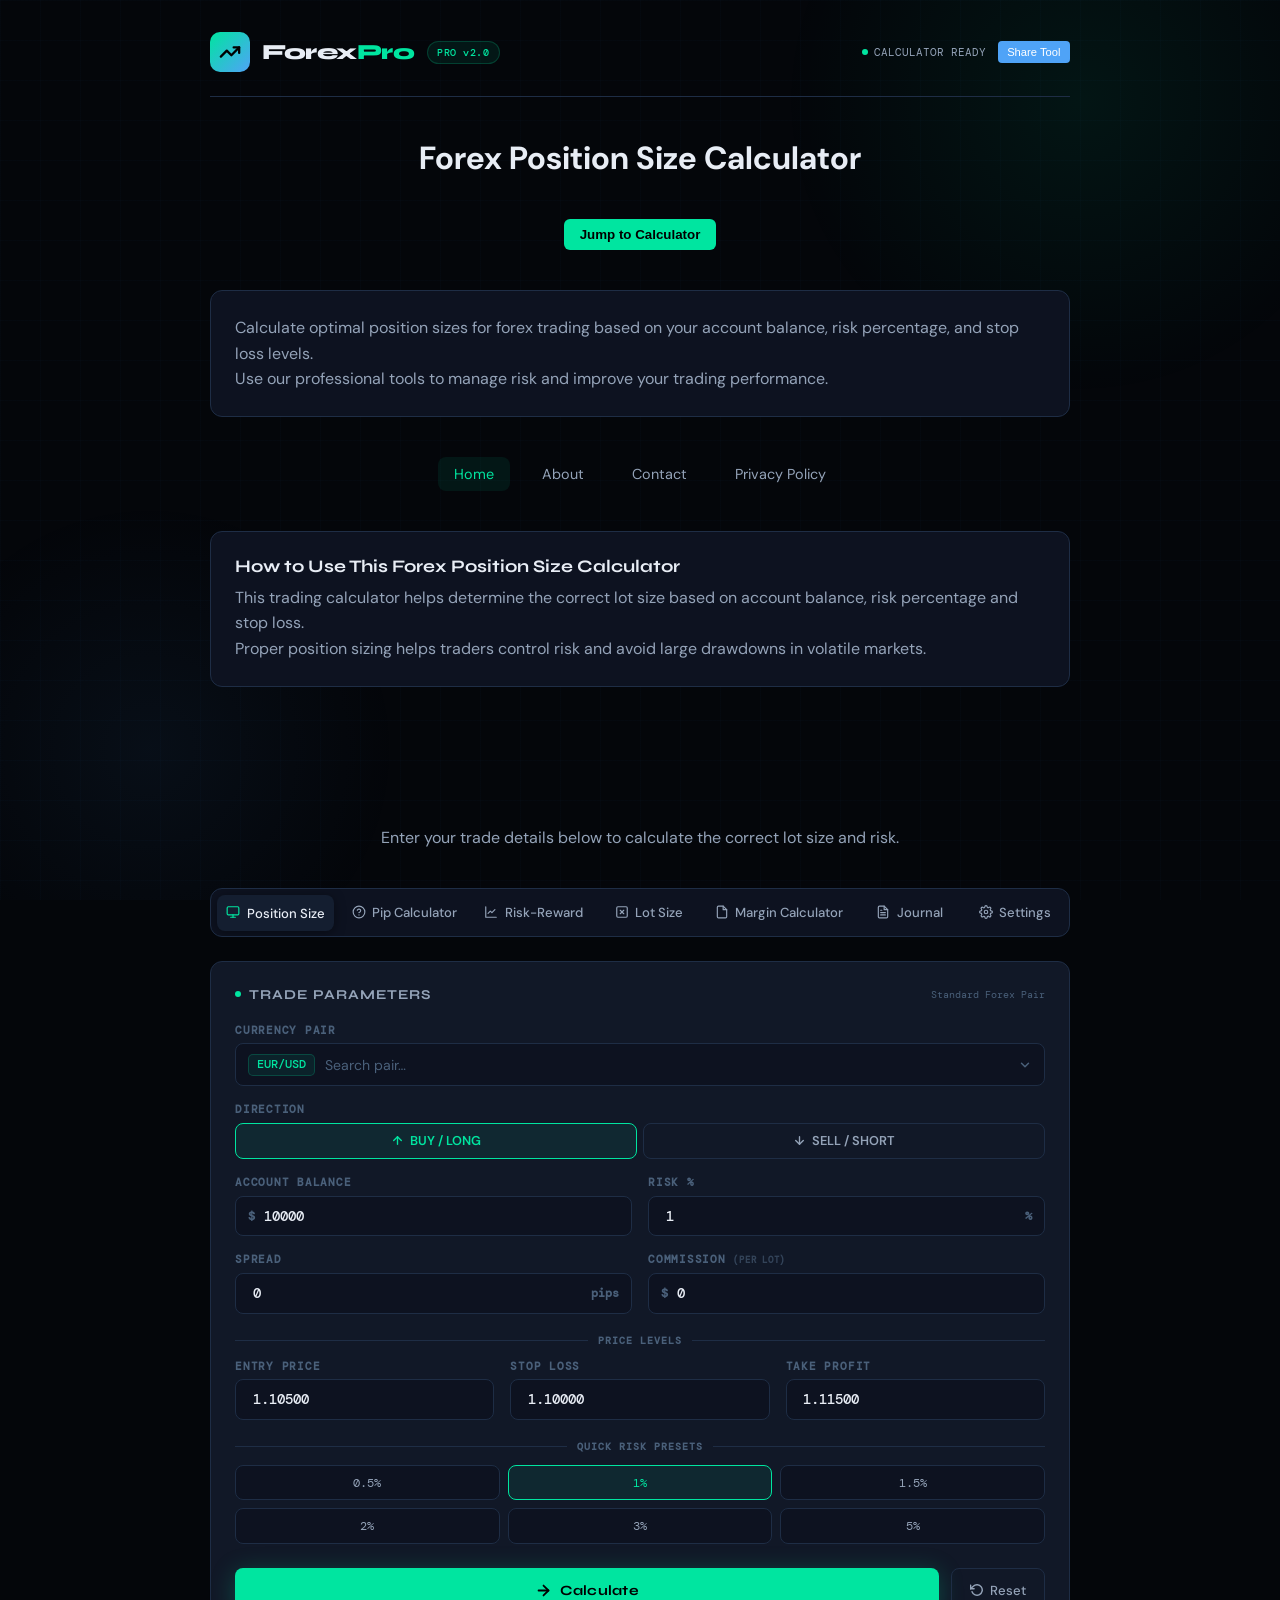
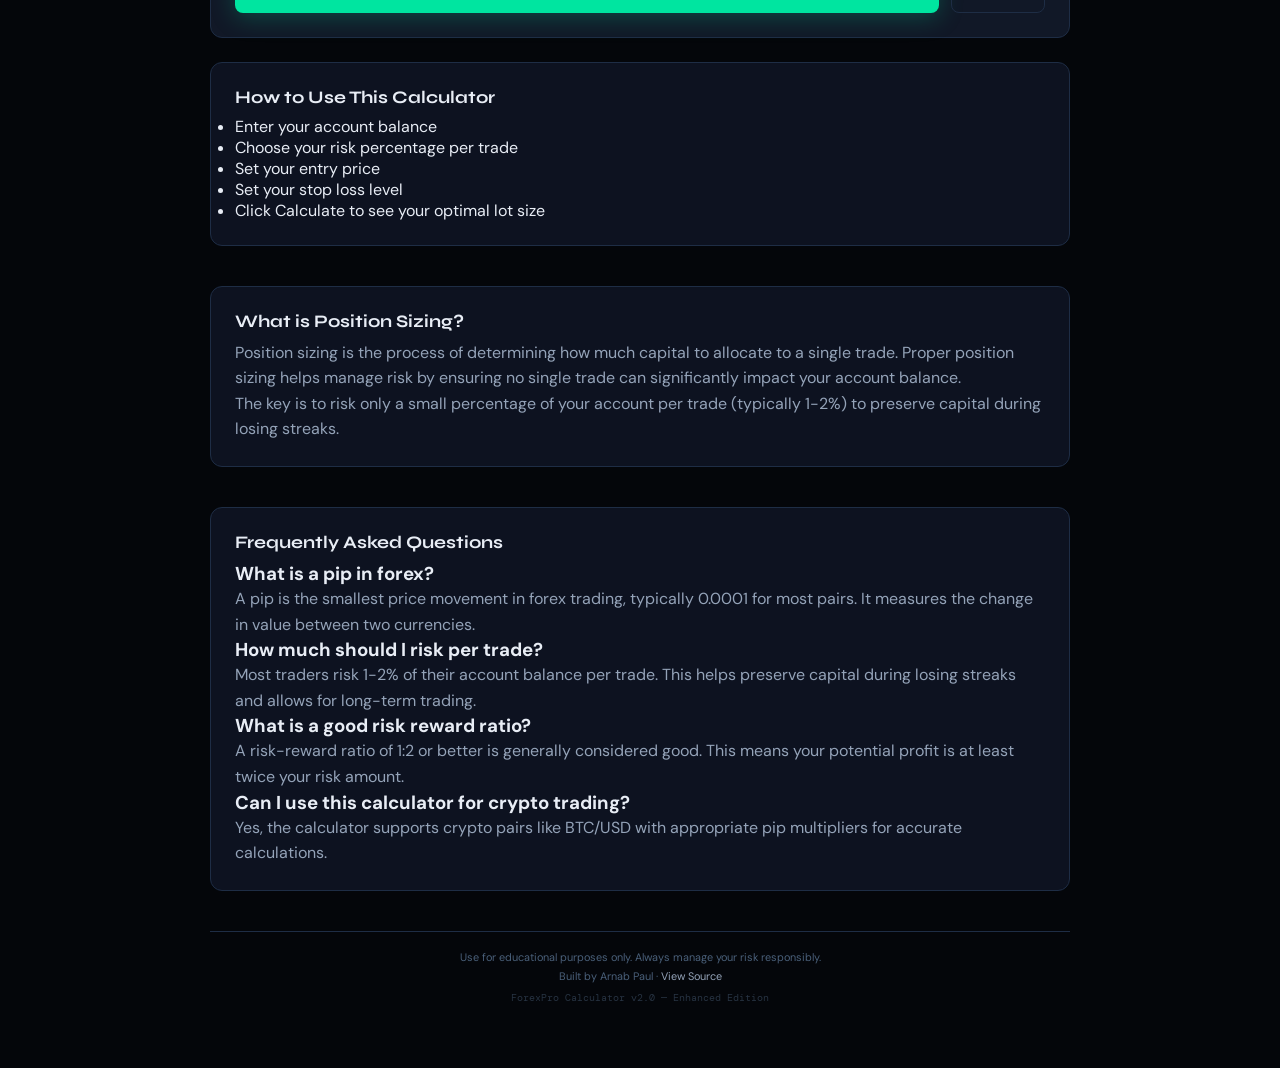
<file: index.html>
<!DOCTYPE html>
<html lang="en">
<head>
<meta charset="UTF-8"/>
<meta name="viewport" content="width=device-width, initial-scale=1.0"/>
<title>Forex Position Size Calculator & Trading Tools</title>
<meta name="description" content="Free forex trading calculators including position size, pip value, risk reward and margin calculator."/>
<meta name="keywords" content="forex calculator, position size calculator, pip calculator, risk reward calculator, lot size calculator, margin calculator, forex trading tools"/>
<meta name="author" content="Arnab Paul"/>
<meta name="robots" content="index, follow"/>
<link rel="canonical" href="https://forex-position-size-calculator-rust.vercel.app/"/>
<meta property="og:title" content="Forex Position Size Calculator & Trading Tools">
<meta property="og:description" content="Free forex trading calculators including position size, pip value, risk reward and margin calculator.">
<meta property="og:type" content="website">
<meta property="og:url" content="https://forex-position-size-calculator-rust.vercel.app/">
<link rel="preconnect" href="https://fonts.googleapis.com"/>
<link href="https://fonts.googleapis.com/css2?family=DM+Mono:wght@400;500&family=Syne:wght@400;600;700;800&family=DM+Sans:wght@300;400;500;600&display=swap" rel="stylesheet"/>
<link rel="stylesheet" href="index.css"/>
<!-- Google tag (gtag.js) -->
<script async src="https://www.googletagmanager.com/gtag/js?id=G-1H4RJPQE2P"></script>
<script>
  window.dataLayer = window.dataLayer || [];
  function gtag(){dataLayer.push(arguments);}
  gtag('js', new Date());

  gtag('config', 'G-1H4RJPQE2P');
</script>
</head>
<body>
<div class="ambience"><div class="amb-1"></div><div class="amb-2"></div></div>

<div class="shell">

  <!-- HEADER -->
  <header>
    <div class="logo-block">
      <div class="logo-icon">
        <svg viewBox="0 0 24 24" fill="none" stroke="currentColor" stroke-width="2.5" stroke-linecap="round" stroke-linejoin="round">
          <polyline points="22 7 13.5 15.5 8.5 10.5 2 17"/>
          <polyline points="16 7 22 7 22 13"/>
        </svg>
      </div>
      <div>
        <div class="brand-name">Forex<span>Pro</span></div>
      </div>
      <span class="header-badge">PRO v2.0</span>
    </div>
    <div class="header-meta">
      <div class="live-dot">CALCULATOR READY</div>
      <button onclick="sharePage()" style="background:var(--blue);color:#fff;border:none;padding:0.3rem 0.6rem;border-radius:4px;font-size:.7rem;cursor:pointer;">Share Tool</button>
      <!-- authentication UI removed until backend is available -->
    </div>
  </header>

  <!-- MAIN HEADING FOR SEO -->
  <h1 style="text-align:center;margin-top:1rem;">Forex Position Size Calculator</h1>

  <!-- JUMP TO CALCULATOR BUTTON -->
  <div style="text-align:center;margin:1rem 0;">
    <button onclick="document.getElementById('calculator-section').scrollIntoView({behavior:'smooth'});" style="background:var(--green);color:#000;border:none;padding:0.5rem 1rem;border-radius:6px;font-weight:600;cursor:pointer;">Jump to Calculator</button>
  </div>

  <!-- 2-LINE DESCRIPTION -->
  <div class="calculator-description">
    <p>Calculate optimal position sizes for forex trading based on your account balance, risk percentage, and stop loss levels.</p>
    <p>Use our professional tools to manage risk and improve your trading performance.</p>
  </div>
  <nav class="main-nav">
    <a href="index.html" class="nav-link active">Home</a>
    <a href="about.html" class="nav-link">About</a>
    <a href="contact.html" class="nav-link">Contact</a>
    <a href="privacy.html" class="nav-link">Privacy Policy</a>
  </nav>

  <!-- HOW TO USE SECTION -->
  <div class="calculator-description">
  <h2>How to Use This Forex Position Size Calculator</h2>

  <p>
  This trading calculator helps determine the correct lot size
  based on account balance, risk percentage and stop loss.
  </p>

  <p>
  Proper position sizing helps traders control risk and avoid
  large drawdowns in volatile markets.
  </p>

  </div>

  <!-- AD PLACEHOLDER -->
  <div style="margin:30px;text-align:center">

  <!-- Google AdSense -->

  </div>

  <!-- CALCULATOR MESSAGE -->
  <div style="text-align:center;margin:1rem 0;color:var(--text-2);">
    Enter your trade details below to calculate the correct lot size and risk.
  </div>

  <!-- TABS -->
  <div id="calculator-section" class="tabs">
    <button class="tab-btn active" onclick="switchTab('calc',this)">
      <svg class="tab-indicator" viewBox="0 0 24 24" fill="none" stroke="currentColor" stroke-width="2" stroke-linecap="round" stroke-linejoin="round"><rect x="2" y="3" width="20" height="14" rx="2"/><line x1="8" y1="21" x2="16" y2="21"/><line x1="12" y1="17" x2="12" y2="21"/></svg>
      Position Size
    </button>
    <button class="tab-btn" onclick="switchTab('pip',this)">
      <svg class="tab-indicator" viewBox="0 0 24 24" fill="none" stroke="currentColor" stroke-width="2" stroke-linecap="round" stroke-linejoin="round"><circle cx="12" cy="12" r="10"/><path d="M9.09 9a3 3 0 0 1 5.83 1c0 2-3 3-3 3"/><path d="M12 17h.01"/></svg>
      Pip Calculator
    </button>
    <button class="tab-btn" onclick="switchTab('rr',this)">
      <svg class="tab-indicator" viewBox="0 0 24 24" fill="none" stroke="currentColor" stroke-width="2" stroke-linecap="round" stroke-linejoin="round"><path d="M3 3v18h18"/><path d="M18.7 8l-5.1 5.2-2.8-2.7L7 14.3"/></svg>
      Risk-Reward
    </button>
    <button class="tab-btn" onclick="switchTab('lot',this)">
      <svg class="tab-indicator" viewBox="0 0 24 24" fill="none" stroke="currentColor" stroke-width="2" stroke-linecap="round" stroke-linejoin="round"><rect x="3" y="3" width="18" height="18" rx="2"/><line x1="9" y1="9" x2="15" y2="15"/><line x1="15" y1="9" x2="9" y2="15"/></svg>
      Lot Size
    </button>
    <button class="tab-btn" onclick="switchTab('margin',this)">
      <svg class="tab-indicator" viewBox="0 0 24 24" fill="none" stroke="currentColor" stroke-width="2" stroke-linecap="round" stroke-linejoin="round"><path d="M14 2H6a2 2 0 0 0-2 2v16a2 2 0 0 0 2 2h12a2 2 0 0 0 2-2V8z"/><polyline points="14 2 14 8 20 8"/></svg>
      Margin Calculator
    </button>
    <button class="tab-btn" onclick="switchTab('journal',this)">
      <svg class="tab-indicator" viewBox="0 0 24 24" fill="none" stroke="currentColor" stroke-width="2" stroke-linecap="round" stroke-linejoin="round"><path d="M14 2H6a2 2 0 0 0-2 2v16a2 2 0 0 0 2 2h12a2 2 0 0 0 2-2V8z"/><polyline points="14 2 14 8 20 8"/><line x1="16" y1="13" x2="8" y2="13"/><line x1="16" y1="17" x2="8" y2="17"/><line x1="10" y1="9" x2="8" y2="9"/></svg>
      Journal
      <span id="journal-count-badge" style="display:none;background:var(--green);color:#000;border-radius:8px;font-size:.58rem;padding:.1rem .4rem;font-weight:700;font-family:'DM Mono',monospace;"></span>
    </button>
    <button class="tab-btn" onclick="switchTab('settings',this)">
      <svg class="tab-indicator" viewBox="0 0 24 24" fill="none" stroke="currentColor" stroke-width="2" stroke-linecap="round" stroke-linejoin="round"><circle cx="12" cy="12" r="3"/><path d="M19.4 15a1.65 1.65 0 0 0 .33 1.82l.06.06a2 2 0 0 1-2.83 2.83l-.06-.06a1.65 1.65 0 0 0-1.82-.33 1.65 1.65 0 0 0-1 1.51V21a2 2 0 0 1-4 0v-.09A1.65 1.65 0 0 0 9 19.4a1.65 1.65 0 0 0-1.82.33l-.06.06a2 2 0 0 1-2.83-2.83l.06-.06A1.65 1.65 0 0 0 4.68 15a1.65 1.65 0 0 0-1.51-1H3a2 2 0 0 1 0-4h.09A1.65 1.65 0 0 0 4.6 9a1.65 1.65 0 0 0-.33-1.82l-.06-.06a2 2 0 0 1 2.83-2.83l.06.06A1.65 1.65 0 0 0 9 4.68a1.65 1.65 0 0 0 1-1.51V3a2 2 0 0 1 4 0v.09a1.65 1.65 0 0 0 1 1.51 1.65 1.65 0 0 0 1.82-.33l.06-.06a2 2 0 0 1 2.83 2.83l-.06.06A1.65 1.65 0 0 0 19.4 9a1.65 1.65 0 0 0 1.51 1H21a2 2 0 0 1 0 4h-.09a1.65 1.65 0 0 0-1.51 1z"/></svg>
      Settings
    </button>
  </div>

  <!-- ══════════ POSITION SIZE CALCULATOR TAB ══════════ -->
  <div id="tab-calc" class="tab-panel active">
    <div class="card">
      <div class="card-header">
        <div class="card-title"><span class="card-title-dot"></span>Trade Parameters</div>
        <div style="font-size:.65rem;color:var(--text-3);font-family:'DM Mono',monospace;" id="pair-type-label"></div>
      </div>

      <!-- PAIR SELECTOR -->
      <div class="field" style="margin-bottom:1rem;">
        <label>Currency Pair</label>
        <div class="pair-sel" id="pairSel">
          <div class="pair-sel-wrap" onclick="toggleDropdown()">
            <span class="pair-badge" id="pairBadge">EUR/USD</span>
            <input class="pair-input" id="pairInput" placeholder="Search pair…" autocomplete="off" spellcheck="false"/>
            <svg class="pair-chevron" width="14" height="14" viewBox="0 0 24 24" fill="none" stroke="currentColor" stroke-width="2.5" stroke-linecap="round" stroke-linejoin="round"><polyline points="6 9 12 15 18 9"/></svg>
          </div>
          <div class="pair-dropdown" id="pairDropdown"></div>
        </div>
      </div>

      <!-- TRADE DIRECTION -->
      <div class="field" style="margin-bottom:1rem;">
        <label>Direction</label>
        <div class="direction-toggle">
          <button class="dir-btn buy active" id="buyBtn" onclick="setDir('buy')">
            <svg width="13" height="13" viewBox="0 0 24 24" fill="none" stroke="currentColor" stroke-width="2.5" stroke-linecap="round" stroke-linejoin="round"><line x1="12" y1="19" x2="12" y2="5"/><polyline points="5 12 12 5 19 12"/></svg>
            BUY / LONG
          </button>
          <button class="dir-btn sell" id="sellBtn" onclick="setDir('sell')">
            <svg width="13" height="13" viewBox="0 0 24 24" fill="none" stroke="currentColor" stroke-width="2.5" stroke-linecap="round" stroke-linejoin="round"><line x1="12" y1="5" x2="12" y2="19"/><polyline points="19 12 12 19 5 12"/></svg>
            SELL / SHORT
          </button>
        </div>
      </div>

      <div class="form-grid form-grid-2">
        <div class="field">
          <label>Account Balance</label>
          <div class="input-wrap">
            <span class="pfx" id="currency-symbol">$</span>
            <input type="number" id="balance" placeholder="10,000" min="0" step="any" value="10000"/>
          </div>
          <span class="field-error" id="err-balance"></span>
        </div>
        <div class="field">
          <label>Risk %</label>
          <div class="input-wrap">
            <input type="number" id="riskPct" placeholder="1" min="0.01" max="100" step="any" value="1"/>
            <span class="sfx">%</span>
          </div>
          <span class="field-error" id="err-risk"></span>
        </div>
        <div class="field">
          <label>Spread</label>
          <div class="input-wrap">
            <input type="number" id="spread" placeholder="0" min="0" step="any" value="0"/>
            <span class="sfx">pips</span>
          </div>
        </div>
        <div class="field">
          <label>Commission <span style="font-size:.58rem;opacity:.6">(per lot)</span></label>
          <div class="input-wrap">
            <span class="pfx" id="commission-symbol">$</span>
            <input type="number" id="commission" placeholder="0" min="0" step="any" value="0"/>
          </div>
        </div>
      </div>

      <div class="section-sep">Price Levels</div>

      <div class="form-grid">
        <div class="field">
          <label>Entry Price</label>
          <div class="input-wrap">
            <input type="number" id="entry" placeholder="1.10500" min="0" step="any" value="1.10500"/>
          </div>
          <span class="field-error" id="err-entry"></span>
        </div>
        <div class="field">
          <label>Stop Loss</label>
          <div class="input-wrap">
            <input type="number" id="sl" placeholder="1.10000" min="0" step="any" value="1.10000"/>
          </div>
          <span class="field-error" id="err-sl"></span>
        </div>
        <div class="field">
          <label>Take Profit</label>
          <div class="input-wrap">
            <input type="number" id="tp" placeholder="1.11500" min="0" step="any" value="1.11500"/>
          </div>
          <span class="field-error" id="err-tp"></span>
        </div>
      </div>

      <!-- QUICK RISK PRESETS -->
      <div class="section-sep">Quick Risk Presets</div>
      <div class="preset-grid" id="riskPresets">
        <button class="preset-btn" onclick="setRisk(0.5)">0.5%</button>
        <button class="preset-btn active" onclick="setRisk(1)">1%</button>
        <button class="preset-btn" onclick="setRisk(1.5)">1.5%</button>
        <button class="preset-btn" onclick="setRisk(2)">2%</button>
        <button class="preset-btn" onclick="setRisk(3)">3%</button>
        <button class="preset-btn" onclick="setRisk(5)">5%</button>
      </div>

      <div class="btn-row">
        <button class="btn-calc" id="calcBtn" onclick="calculate()">
          <svg width="17" height="17" viewBox="0 0 24 24" fill="none" stroke="currentColor" stroke-width="2.5" stroke-linecap="round" stroke-linejoin="round"><line x1="5" y1="12" x2="19" y2="12"/><polyline points="12 5 19 12 12 19"/></svg>
          Calculate
        </button>
        <button class="btn-reset" onclick="resetForm()">
          <svg width="14" height="14" viewBox="0 0 24 24" fill="none" stroke="currentColor" stroke-width="2.5" stroke-linecap="round" stroke-linejoin="round"><polyline points="1 4 1 10 7 10"/><path d="M3.51 15a9 9 0 1 0 2.13-9.36L1 10"/></svg>
          Reset
        </button>
      </div>
    </div>

    <!-- RESULTS -->
    <div id="results">
      <div class="card">
        <div class="card-header">
          <div class="card-title"><span class="card-title-dot"></span>Trade Results</div>
          <div style="font-size:.65rem;color:var(--text-3);font-family:'DM Mono',monospace;" id="result-dir-badge"></div>
        </div>

        <!-- LOT SIZE HERO -->
        <div class="lot-hero">
          <div class="lot-label-col">
            <div class="main-label">Recommended Lot Size</div>
            <div class="lot-num" id="r-lot">0.00</div>
            <div class="lot-sub" id="r-lot-units"></div>
          </div>
          <div class="lot-actions">
            <button class="btn-copy-lot" id="copyLotBtn" onclick="copyLot()">
              <svg width="13" height="13" viewBox="0 0 24 24" fill="none" stroke="currentColor" stroke-width="2.5" stroke-linecap="round" stroke-linejoin="round"><rect x="9" y="9" width="13" height="13" rx="2"/><path d="M5 15H4a2 2 0 0 1-2-2V4a2 2 0 0 1 2-2h9a2 2 0 0 1 2 2v1"/></svg>
              Copy Lot
            </button>
            <button class="btn-copy-setup" id="copySetupBtn" onclick="copyShareLink()">
              <svg width="13" height="13" viewBox="0 0 24 24" fill="none" stroke="currentColor" stroke-width="2.5" stroke-linecap="round" stroke-linejoin="round"><path d="M4 12v8a2 2 0 0 0 2 2h12a2 2 0 0 0 2-2v-8"/><polyline points="16 6 12 2 8 6"/><line x1="12" y1="2" x2="12" y2="15"/></svg>
              Share Setup
            </button>
          </div>
        </div>

        <!-- R:R METER -->
        <div class="rr-meter-wrap">
          <div class="rr-header">
            <div class="rr-title">Risk : Reward Ratio</div>
            <div class="rr-label" id="r-rr">1 : 0.0</div>
          </div>
          <div class="meter-track"><div class="meter-fill" id="rr-fill" style="width:0%"></div></div>
          <div class="rr-ticks"><span>0</span><span>1:1</span><span>1:2</span><span>1:3</span><span>1:4+</span></div>
        </div>

        <!-- STATS GRID -->
        <div class="results-grid">
          <div class="stat-card gold">
            <div class="stat-label">Risk Amount</div>
            <div class="stat-value" id="r-risk">$0.00</div>
          </div>
          <div class="stat-card green">
            <div class="stat-label">Potential Profit</div>
            <div class="stat-value" id="r-profit">$0.00</div>
          </div>
          <div class="stat-card blue">
            <div class="stat-label">Net Profit (after fees)</div>
            <div class="stat-value" id="r-netprofit">$0.00</div>
          </div>
          <div class="stat-card purple">
            <div class="stat-label">SL Distance</div>
            <div class="stat-value" id="r-slpips">0.0 pips</div>
          </div>
          <div class="stat-card purple">
            <div class="stat-label">TP Distance</div>
            <div class="stat-value" id="r-tppips">0.0 pips</div>
          </div>
          <div class="stat-card red">
            <div class="stat-label">Break-even Win Rate</div>
            <div class="stat-value" id="r-breakeven">0%</div>
          </div>
        </div>

        <!-- TRADE SUMMARY -->
        <div class="section-sep">Trade Summary</div>
        <table class="summary-tbl">
          <tbody>
            <tr><td>Pair</td><td id="s-pair">—</td></tr>
            <tr><td>Direction</td><td id="s-dir">—</td></tr>
            <tr><td>Entry</td><td id="s-entry">—</td></tr>
            <tr><td>Stop Loss</td><td id="s-sl">—</td></tr>
            <tr><td>Take Profit</td><td id="s-tp">—</td></tr>
            <tr><td>Spread</td><td id="s-spread">—</td></tr>
            <tr><td>Commission</td><td id="s-commission">—</td></tr>
            <tr><td>Lot Size</td><td id="s-lot">—</td></tr>
            <tr><td>Units</td><td id="s-units">—</td></tr>
            <tr><td>Risk Amount</td><td id="s-risk">—</td></tr>
            <tr><td>Potential Profit</td><td id="s-profit">—</td></tr>
            <tr><td>Net Profit</td><td id="s-netprofit">—</td></tr>
            <tr><td>Margin Required <span style="font-size:.6rem;opacity:.6">(est.)</span></td><td id="s-margin">—</td></tr>
          </tbody>
        </table>

        <!-- SAVE TO JOURNAL -->
        <button class="btn-calc" style="width:100%;margin-top:1rem;" onclick="saveToJournal()" id="saveJournalBtn">
          <svg width="15" height="15" viewBox="0 0 24 24" fill="none" stroke="currentColor" stroke-width="2.5" stroke-linecap="round" stroke-linejoin="round"><path d="M19 21H5a2 2 0 0 1-2-2V5a2 2 0 0 1 2-2h11l5 5v11a2 2 0 0 1-2 2z"/><polyline points="17 21 17 13 7 13 7 21"/><polyline points="7 3 7 8 15 8"/></svg>
          Save to Trade Journal
        </button>

        <!-- SHARE SECTION -->
        <div class="share-section" style="display:none;">
          <h3>Share Trade Setup</h3>
          <div class="share-buttons">
            <button class="btn-share" onclick="copyShareLink()">
              <svg width="13" height="13" viewBox="0 0 24 24" fill="none" stroke="currentColor" stroke-width="2.5" stroke-linecap="round" stroke-linejoin="round"><rect x="9" y="9" width="13" height="13" rx="2"/><path d="M5 15H4a2 2 0 0 1-2-2V4a2 2 0 0 1 2-2h9a2 2 0 0 1 2 2v1"/></svg>
              Copy Link
            </button>
            <button class="btn-share twitter" onclick="shareToTwitter()">
              <svg width="13" height="13" viewBox="0 0 24 24" fill="none" stroke="currentColor" stroke-width="2.5" stroke-linecap="round" stroke-linejoin="round"><path d="M23 3a10.9 10.9 0 0 1-3.14 1.53 4.48 4.48 0 0 0-7.86 3v1A10.66 10.66 0 0 1 3 4s-4 9 5 13a11.64 11.64 0 0 1-7 2c9 5 20 0 20-11.5a4.5 4.5 0 0 0-.08-.83A7.72 7.72 0 0 0 23 3z"/></svg>
              Twitter
            </button>
            <button class="btn-share reddit" onclick="shareToReddit()">
              <svg width="13" height="13" viewBox="0 0 24 24" fill="none" stroke="currentColor" stroke-width="2.5" stroke-linecap="round" stroke-linejoin="round"><circle cx="12" cy="12" r="10"/><path d="M9.5 12.5c.5-1 1.5-2 3-2s2.5 1 3 2c0 1-1 2-3 2s-3-1-3-2z"/><path d="M7 9.5c0-1 .5-2 2-2s2 .5 2 2"/><path d="M17 9.5c0-1-.5-2-2-2s-2 .5-2 2"/></svg>
              Reddit
            </button>
            <button class="btn-share telegram" onclick="shareToTelegram()">
              <svg width="13" height="13" viewBox="0 0 24 24" fill="none" stroke="currentColor" stroke-width="2.5" stroke-linecap="round" stroke-linejoin="round"><path d="M21.198 2.433a2.242 2.242 0 0 0-1.022.215l-8.609 3.33c-2.068.8-4.133 1.598-6.196 2.394L2.5 8.545l-.005.001c-.398.176-.793.529-.793.986 0 .44.354.793.793.986l.005.002 3.872 1.701c2.06.906 4.125 1.805 6.188 2.703l8.609 3.33a2.242 2.242 0 0 0 2.744-1.022l.005-.012c.13-.465.13-.97 0-1.435L18.09 14.62c-1.065-.413-2.133-.827-3.196-1.24l-3.196-1.24-.005-.002c-.398-.176-.793-.529-.793-.986 0-.44.354-.793.793-.986l.005-.002 3.196-1.24c1.063-.413 2.133-.827 3.196-1.24l3.872-1.701.005-.003c.398-.176.793-.529.793-.986 0-.44-.354-.793-.793-.986l-.005-.002z"/></svg>
              Telegram
            </button>
            <button class="btn-share whatsapp" onclick="shareToWhatsApp()">
              <svg width="13" height="13" viewBox="0 0 24 24" fill="none" stroke="currentColor" stroke-width="2.5" stroke-linecap="round" stroke-linejoin="round"><path d="M21 11.5a8.38 8.38 0 0 1-.9 3.8 8.5 8.5 0 0 1-7.6 4.7 8.38 8.38 0 0 1-3.8-.9L3 21l1.9-5.7a8.38 8.38 0 0 1-.9-3.8 8.5 8.5 0 0 1 4.7-7.6 8.38 8.38 0 0 1 3.8-.9h.5a8.48 8.48 0 0 1 8 8v.5z"/></svg>
              WhatsApp
            </button>
            <button class="btn-share linkedin" onclick="shareToLinkedIn()">
              <svg width="13" height="13" viewBox="0 0 24 24" fill="none" stroke="currentColor" stroke-width="2.5" stroke-linecap="round" stroke-linejoin="round"><path d="M16 8a6 6 0 0 1 6 6v7h-4v-7a2 2 0 0 0-2-2 2 2 0 0 0-2 2v7h-4v-7a6 6 0 0 1 6-6z"/><rect x="2" y="9" width="4" height="12"/><circle cx="4" cy="4" width="4"/></svg>
              LinkedIn
            </button>
            <button class="btn-share discord" onclick="shareToDiscord()">
              <svg width="13" height="13" viewBox="0 0 24 24" fill="none" stroke="currentColor" stroke-width="2.5" stroke-linecap="round" stroke-linejoin="round"><path d="M18 9a5 5 0 0 1-5 5"/><path d="M6 9a5 5 0 0 1 5 5"/><path d="M12 14V9"/><path d="M12 9c-2 0-4-1-4-3s2-3 4-3 4 1 4 3-2 3-4 3z"/><path d="M6 21V9a6 6 0 0 1 12 0v12"/></svg>
              Discord
            </button>
          </div>
        </div>

        <div class="risk-warn">
          <svg width="14" height="14" viewBox="0 0 24 24" fill="none" stroke="currentColor" stroke-width="2" stroke-linecap="round" stroke-linejoin="round"><circle cx="12" cy="12" r="10"/><line x1="12" y1="16" x2="12" y2="12"/><line x1="12" y1="8" x2="12.01" y2="8"/></svg>
          <p>Always confirm lot size with your broker. Estimates only — actual pip values vary with market conditions. Trading forex involves significant risk of loss.</p>
        </div>
      </div>
    </div>
  </div>

  <!-- ══════════ PIP CALCULATOR TAB ══════════ -->
  <div id="tab-pip" class="tab-panel">
    <div class="card">
      <div class="card-header">
        <div class="card-title"><span class="card-title-dot"></span>Pip Calculator</div>
      </div>
      <div class="form-grid">
        <div class="field">
          <label>Currency Pair</label>
          <div class="input-wrap">
            <input type="text" id="pip-pair" placeholder="EUR/USD" value="EUR/USD"/>
          </div>
        </div>
        <div class="field">
          <label>Lot Size</label>
          <div class="input-wrap">
            <input type="number" id="pip-lot" placeholder="1.00" min="0" step="any" value="1.00"/>
          </div>
        </div>
        <div class="field">
          <label>Account Currency</label>
          <div class="input-wrap">
            <input type="text" id="pip-account-currency" placeholder="USD" value="USD"/>
          </div>
        </div>
      </div>
      <div class="btn-row">
        <button class="btn-calc" onclick="calculatePip()">
          <svg width="17" height="17" viewBox="0 0 24 24" fill="none" stroke="currentColor" stroke-width="2.5" stroke-linecap="round" stroke-linejoin="round"><line x1="5" y1="12" x2="19" y2="12"/><polyline points="12 5 19 12 12 19"/></svg>
          Calculate Pip Value
        </button>
      </div>
      <div id="pip-results" style="display:none;">
        <div class="results-grid">
          <div class="stat-card blue">
            <div class="stat-label">Pip Value</div>
            <div class="stat-value" id="pip-value">$0.00</div>
          </div>
        </div>
      </div>
    </div>
  </div>

  <!-- ══════════ RISK-REWARD CALCULATOR TAB ══════════ -->
  <div id="tab-rr" class="tab-panel">
    <div class="card">
      <div class="card-header">
        <div class="card-title"><span class="card-title-dot"></span>Risk-Reward Calculator</div>
      </div>
      <div class="form-grid">
        <div class="field">
          <label>Entry Price</label>
          <div class="input-wrap">
            <input type="number" id="rr-entry" placeholder="1.10500" min="0" step="any" value="1.10500"/>
          </div>
        </div>
        <div class="field">
          <label>Stop Loss</label>
          <div class="input-wrap">
            <input type="number" id="rr-sl" placeholder="1.10000" min="0" step="any" value="1.10000"/>
          </div>
        </div>
        <div class="field">
          <label>Take Profit</label>
          <div class="input-wrap">
            <input type="number" id="rr-tp" placeholder="1.11500" min="0" step="any" value="1.11500"/>
          </div>
        </div>
      </div>
      <div class="btn-row">
        <button class="btn-calc" onclick="calculateRR()">
          <svg width="17" height="17" viewBox="0 0 24 24" fill="none" stroke="currentColor" stroke-width="2.5" stroke-linecap="round" stroke-linejoin="round"><line x1="5" y1="12" x2="19" y2="12"/><polyline points="12 5 19 12 12 19"/></svg>
          Calculate R:R
        </button>
      </div>
      <div id="rr-results" style="display:none;">
        <div class="results-grid">
          <div class="stat-card green">
            <div class="stat-label">Risk-Reward Ratio</div>
            <div class="stat-value" id="rr-ratio">1:0.00</div>
          </div>
        </div>
      </div>
    </div>
  </div>

  <!-- ══════════ LOT SIZE CALCULATOR TAB ══════════ -->
  <div id="tab-lot" class="tab-panel">
    <div class="card">
      <div class="card-header">
        <div class="card-title"><span class="card-title-dot"></span>Lot Size Calculator</div>
      </div>
      <div class="form-grid">
        <div class="field">
          <label>Account Balance</label>
          <div class="input-wrap">
            <span class="pfx">$</span>
            <input type="number" id="lot-balance" placeholder="10000" min="0" step="any" value="10000"/>
          </div>
        </div>
        <div class="field">
          <label>Risk Amount</label>
          <div class="input-wrap">
            <span class="pfx">$</span>
            <input type="number" id="lot-risk" placeholder="100" min="0" step="any" value="100"/>
          </div>
        </div>
        <div class="field">
          <label>Stop Loss (pips)</label>
          <div class="input-wrap">
            <input type="number" id="lot-sl-pips" placeholder="50" min="0" step="any" value="50"/>
            <span class="sfx">pips</span>
          </div>
        </div>
      </div>
      <div class="btn-row">
        <button class="btn-calc" onclick="calculateLotSize()">
          <svg width="17" height="17" viewBox="0 0 24 24" fill="none" stroke="currentColor" stroke-width="2.5" stroke-linecap="round" stroke-linejoin="round"><line x1="5" y1="12" x2="19" y2="12"/><polyline points="12 5 19 12 12 19"/></svg>
          Calculate Lot Size
        </button>
      </div>
      <div id="lot-results" style="display:none;">
        <div class="results-grid">
          <div class="stat-card gold">
            <div class="stat-label">Lot Size</div>
            <div class="stat-value" id="lot-size">0.00</div>
          </div>
        </div>
      </div>
    </div>
  </div>

  <!-- ══════════ MARGIN CALCULATOR TAB ══════════ -->
  <div id="tab-margin" class="tab-panel">
    <div class="card">
      <div class="card-header">
        <div class="card-title"><span class="card-title-dot"></span>Margin Calculator</div>
      </div>
      <div class="form-grid">
        <div class="field">
          <label>Lot Size</label>
          <div class="input-wrap">
            <input type="number" id="margin-lot" placeholder="1.00" min="0" step="any" value="1.00"/>
          </div>
        </div>
        <div class="field">
          <label>Leverage</label>
          <div class="input-wrap">
            <input type="number" id="margin-leverage" placeholder="100" min="1" step="any" value="100"/>
            <span class="sfx">:1</span>
          </div>
        </div>
        <div class="field">
          <label>Entry Price</label>
          <div class="input-wrap">
            <input type="number" id="margin-entry" placeholder="1.10500" min="0" step="any" value="1.10500"/>
          </div>
        </div>
      </div>
      <div class="btn-row">
        <button class="btn-calc" onclick="calculateMargin()">
          <svg width="17" height="17" viewBox="0 0 24 24" fill="none" stroke="currentColor" stroke-width="2.5" stroke-linecap="round" stroke-linejoin="round"><line x1="5" y1="12" x2="19" y2="12"/><polyline points="12 5 19 12 12 19"/></svg>
          Calculate Margin
        </button>
      </div>
      <div id="margin-results" style="display:none;">
        <div class="results-grid">
          <div class="stat-card blue">
            <div class="stat-label">Margin Required</div>
            <div class="stat-value" id="margin-required">$0.00</div>
          </div>
        </div>
      </div>
    </div>
  </div>

  <!-- ══════════ JOURNAL TAB ══════════ -->
  <div id="tab-journal" class="tab-panel">
    <div class="card">
      <div class="card-header">
        <div class="card-title"><span class="card-title-dot"></span>Trade Journal</div>
      </div>
      <div class="journal-stat-strip">
        <div class="jstat"><div class="jstat-val" id="j-total">0</div><div class="jstat-label">Trades</div></div>
        <div class="jstat"><div class="jstat-val" id="j-risk-total" style="color:var(--gold)">$0</div><div class="jstat-label">Total Risk</div></div>
        <div class="jstat"><div class="jstat-val" id="j-profit-total" style="color:var(--green)">$0</div><div class="jstat-label">Potential P</div></div>
        <div class="jstat"><div class="jstat-val" id="j-avg-rr" style="color:var(--blue)">—</div><div class="jstat-label">Avg R:R</div></div>
      </div>
      <div class="journal-actions">
        <div style="font-size:.72rem;color:var(--text-3);">Saved setups for today's session</div>
        <button class="btn-clear-journal" onclick="clearJournal()">Clear all</button>
      </div>
      <div id="journalList">
        <div class="journal-empty">
          <svg viewBox="0 0 24 24" fill="none" stroke="currentColor" stroke-width="1.5" stroke-linecap="round" stroke-linejoin="round"><path d="M14 2H6a2 2 0 0 0-2 2v16a2 2 0 0 0 2 2h12a2 2 0 0 0 2-2V8z"/><polyline points="14 2 14 8 20 8"/></svg>
          <p>No trades saved yet.<br>Calculate a setup and hit "Save to Journal".</p>
        </div>
      </div>
    </div>
  </div>

  <!-- ══════════ SETTINGS TAB ══════════ -->
  <div id="tab-settings" class="tab-panel">
    <div class="card">
      <div class="card-header">
        <div class="card-title"><span class="card-title-dot"></span>Settings</div>
      </div>

      <div class="settings-section">
        <div class="settings-label">Account Currency</div>
        <div class="account-currency-grid">
          <button class="accy-btn active" id="accy-USD" onclick="setAccyCurrency('USD','$')">USD $</button>
          <button class="accy-btn" id="accy-EUR" onclick="setAccyCurrency('EUR','€')">EUR €</button>
          <button class="accy-btn" id="accy-GBP" onclick="setAccyCurrency('GBP','£')">GBP £</button>
          <button class="accy-btn" id="accy-JPY" onclick="setAccyCurrency('JPY','¥')">JPY ¥</button>
        </div>
      </div>

      <div class="settings-section">
        <div class="settings-label">Default Risk %</div>
        <div class="preset-grid">
          <button class="preset-btn" onclick="setDefaultRisk(0.5)">0.5%</button>
          <button class="preset-btn active" id="dr-1" onclick="setDefaultRisk(1)">1%</button>
          <button class="preset-btn" onclick="setDefaultRisk(1.5)">1.5%</button>
          <button class="preset-btn" onclick="setDefaultRisk(2)">2%</button>
          <button class="preset-btn" onclick="setDefaultRisk(3)">3%</button>
          <button class="preset-btn" onclick="setDefaultRisk(5)">5%</button>
        </div>
      </div>

      <div class="settings-section">
        <div class="settings-label">Display Options</div>
        <div class="toggle-row">
          <div class="toggle-info">
            <div class="toggle-title">Show margin estimate</div>
            <div class="toggle-desc">Display approximate margin required (assumes 1:30 leverage)</div>
          </div>
          <label class="toggle"><input type="checkbox" id="tog-margin" checked/><span class="toggle-slider"></span></label>
        </div>
        <div class="toggle-row">
          <div class="toggle-info">
            <div class="toggle-title">Auto-calculate on input</div>
            <div class="toggle-desc">Recalculate automatically as you type</div>
          </div>
          <label class="toggle"><input type="checkbox" id="tog-auto" onchange="toggleAutoCalc()"/><span class="toggle-slider"></span></label>
        </div>
        <div class="toggle-row">
          <div class="toggle-info">
            <div class="toggle-title">Show break-even win rate</div>
            <div class="toggle-desc">Show the minimum win rate needed to be profitable</div>
          </div>
          <label class="toggle"><input type="checkbox" id="tog-breakeven" checked/><span class="toggle-slider"></span></label>
        </div>
      </div>

    </div>
  </div>

  <!-- HOW TO USE THIS CALCULATOR -->
  <div class="calculator-description">
    <h2>How to Use This Calculator</h2>
    <ul>
      <li>Enter your account balance</li>
      <li>Choose your risk percentage per trade</li>
      <li>Set your entry price</li>
      <li>Set your stop loss level</li>
      <li>Click Calculate to see your optimal lot size</li>
    </ul>
  </div>

  <!-- WHAT IS POSITION SIZING -->
  <div class="calculator-description">
    <h2>What is Position Sizing?</h2>
    <p>Position sizing is the process of determining how much capital to allocate to a single trade. Proper position sizing helps manage risk by ensuring no single trade can significantly impact your account balance.</p>
    <p>The key is to risk only a small percentage of your account per trade (typically 1-2%) to preserve capital during losing streaks.</p>
  </div>

  <!-- FAQ -->
  <div class="calculator-description">
    <h2>Frequently Asked Questions</h2>
    <h3>What is a pip in forex?</h3>
    <p>A pip is the smallest price movement in forex trading, typically 0.0001 for most pairs. It measures the change in value between two currencies.</p>
    <h3>How much should I risk per trade?</h3>
    <p>Most traders risk 1-2% of their account balance per trade. This helps preserve capital during losing streaks and allows for long-term trading.</p>
    <h3>What is a good risk reward ratio?</h3>
    <p>A risk-reward ratio of 1:2 or better is generally considered good. This means your potential profit is at least twice your risk amount.</p>
    <h3>Can I use this calculator for crypto trading?</h3>
    <p>Yes, the calculator supports crypto pairs like BTC/USD with appropriate pip multipliers for accurate calculations.</p>
  </div>

  <footer>
    <p>Use for educational purposes only. Always manage your risk responsibly.<br>
    Built by Arnab Paul · <a href="https://github.com/paularnab1906-prog/forex-position-size-calculator" target="_blank">View Source</a>
    </p>
    <div class="version">ForexPro Calculator v2.0 — Enhanced Edition</div>
  </footer>

</div>

<script src="app.js"></script>
</body>
</html>
</file>
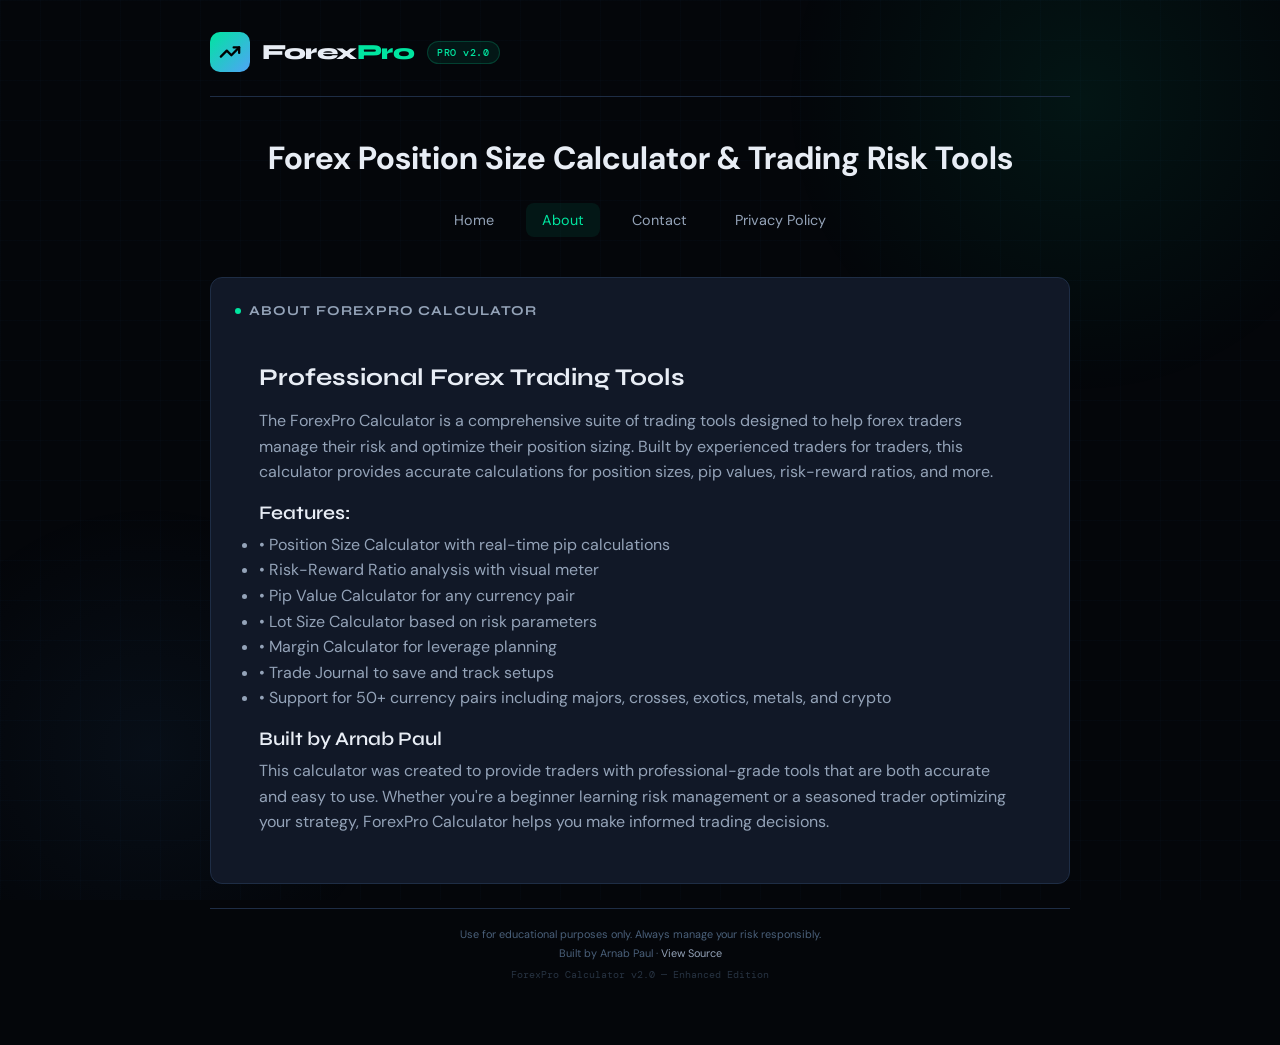
<file: about.html>
<!DOCTYPE html>
<html lang="en">
<head>
<meta charset="UTF-8"/>
<meta name="viewport" content="width=device-width, initial-scale=1.0"/>
<title>About - ForexPro Calculator</title>
<meta name="description" content="Learn more about the ForexPro Calculator, a professional trading tool for forex position sizing and risk management."/>
<link rel="canonical" href="https://forex-position-size-calculator-rust.vercel.app/about"/>
<meta property="og:title" content="About - Forex Position Size Calculator">
<meta property="og:description" content="Learn more about the ForexPro Calculator, a professional trading tool for forex position sizing and risk management.">
<meta property="og:type" content="website">
<meta property="og:url" content="https://forex-position-size-calculator-rust.vercel.app/about">
<link rel="preconnect" href="https://fonts.googleapis.com"/>
<link href="https://fonts.googleapis.com/css2?family=DM+Mono:wght@400;500&family=Syne:wght@400;600;700;800&family=DM+Sans:wght@300;400;500;600&display=swap" rel="stylesheet"/>
<link rel="stylesheet" href="index.css"/>
<!-- Google tag (gtag.js) -->
<script async src="https://www.googletagmanager.com/gtag/js?id=G-1H4RJPQE2P"></script>
<script>
  window.dataLayer = window.dataLayer || [];
  function gtag(){dataLayer.push(arguments);}
  gtag('js', new Date());

  gtag('config', 'G-1H4RJPQE2P');
</script>
</head>
<body>
<div class="ambience"><div class="amb-1"></div><div class="amb-2"></div></div>

<div class="shell">
  <header>
    <div class="logo-block">
      <div class="logo-icon">
        <svg viewBox="0 0 24 24" fill="none" stroke="currentColor" stroke-width="2.5" stroke-linecap="round" stroke-linejoin="round">
          <polyline points="22 7 13.5 15.5 8.5 10.5 2 17"/>
          <polyline points="16 7 22 7 22 13"/>
        </svg>
      </div>
      <div>
        <div class="brand-name">Forex<span>Pro</span></div>
      </div>
      <span class="header-badge">PRO v2.0</span>
    </div>
  </header>

  <h1 style="text-align:center;margin-top:1rem;">Forex Position Size Calculator & Trading Risk Tools</h1>

  <nav class="main-nav">
    <a href="index.html" class="nav-link">Home</a>
    <a href="about.html" class="nav-link active">About</a>
    <a href="contact.html" class="nav-link">Contact</a>
    <a href="privacy.html" class="nav-link">Privacy Policy</a>
  </nav>

  <div class="card">
    <div class="card-header">
      <div class="card-title"><span class="card-title-dot"></span>About ForexPro Calculator</div>
    </div>
    <div style="padding:1.5rem;">
      <h2 style="font-family:'Syne',sans-serif;font-size:1.5rem;font-weight:700;color:var(--text);margin-bottom:1rem;">Professional Forex Trading Tools</h2>
      <p style="color:var(--text-2);line-height:1.6;margin-bottom:1rem;">
        The ForexPro Calculator is a comprehensive suite of trading tools designed to help forex traders manage their risk and optimize their position sizing. Built by experienced traders for traders, this calculator provides accurate calculations for position sizes, pip values, risk-reward ratios, and more.
      </p>
      <h3 style="font-family:'Syne',sans-serif;font-size:1.2rem;font-weight:600;color:var(--text);margin-bottom:0.5rem;">Features:</h3>
      <ul style="color:var(--text-2);line-height:1.6;margin-bottom:1rem;">
        <li>• Position Size Calculator with real-time pip calculations</li>
        <li>• Risk-Reward Ratio analysis with visual meter</li>
        <li>• Pip Value Calculator for any currency pair</li>
        <li>• Lot Size Calculator based on risk parameters</li>
        <li>• Margin Calculator for leverage planning</li>
        <li>• Trade Journal to save and track setups</li>
        <li>• Support for 50+ currency pairs including majors, crosses, exotics, metals, and crypto</li>
      </ul>
      <h3 style="font-family:'Syne',sans-serif;font-size:1.2rem;font-weight:600;color:var(--text);margin-bottom:0.5rem;">Built by Arnab Paul</h3>
      <p style="color:var(--text-2);line-height:1.6;">
        This calculator was created to provide traders with professional-grade tools that are both accurate and easy to use. Whether you're a beginner learning risk management or a seasoned trader optimizing your strategy, ForexPro Calculator helps you make informed trading decisions.
      </p>
    </div>
  </div>

  <footer>
    <p>Use for educational purposes only. Always manage your risk responsibly.<br>
    Built by Arnab Paul · <a href="https://github.com/paularnab1906-prog/forex-position-size-calculator" target="_blank">View Source</a>
    </p>
    <div class="version">ForexPro Calculator v2.0 — Enhanced Edition</div>
  </footer>
</div>
</body>
</html>
</file>
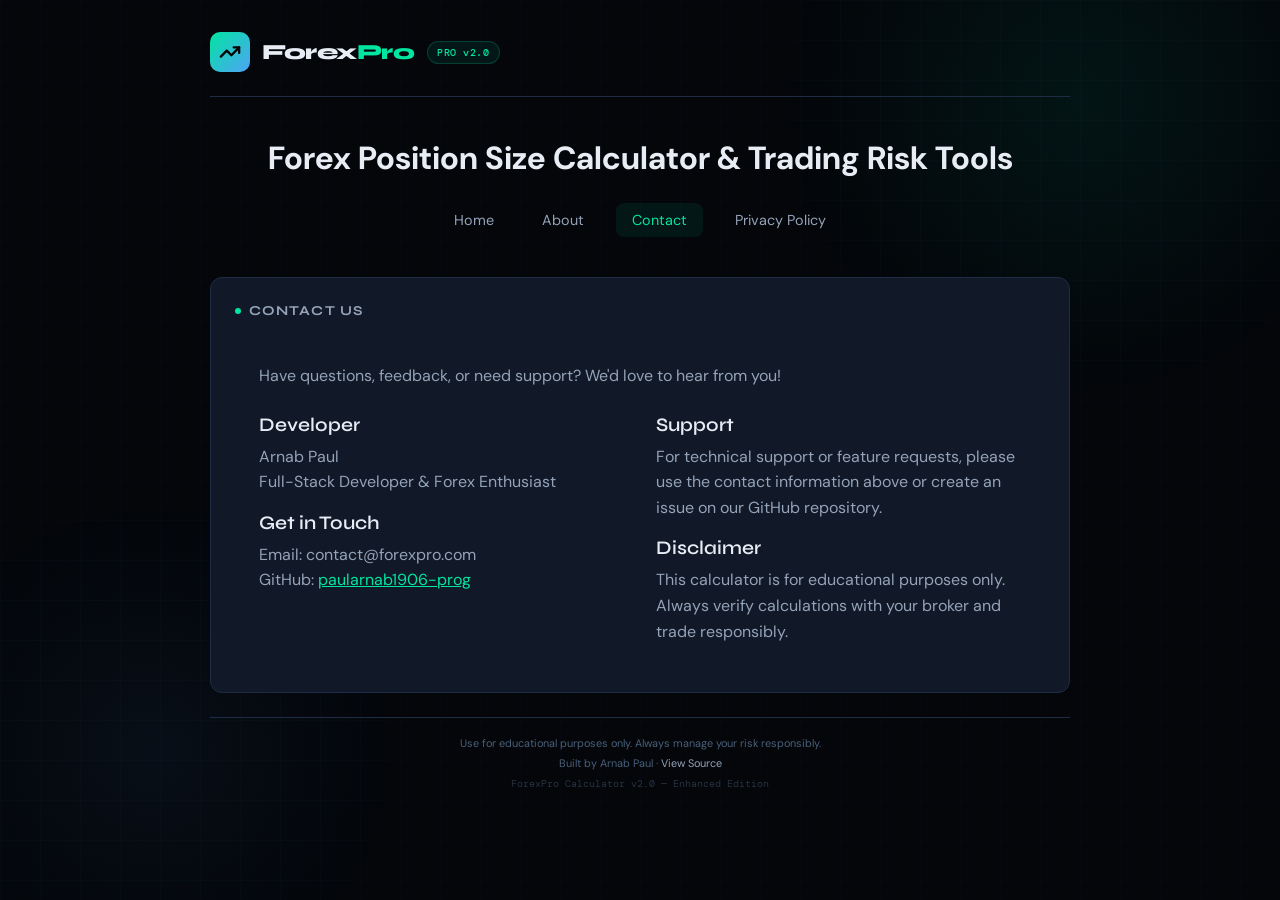
<file: contact.html>
<!DOCTYPE html>
<html lang="en">
<head>
<meta charset="UTF-8"/>
<meta name="viewport" content="width=device-width, initial-scale=1.0"/>
<title>Contact - ForexPro Calculator</title>
<meta name="description" content="Get in touch with the ForexPro Calculator team. Contact us for support, feedback, or questions about our trading tools."/>
<link rel="canonical" href="https://forex-position-size-calculator-rust.vercel.app/contact"/>
<meta property="og:title" content="Contact - Forex Position Size Calculator">
<meta property="og:description" content="Get in touch with the ForexPro Calculator team. Contact us for support, feedback, or questions about our trading tools.">
<meta property="og:type" content="website">
<meta property="og:url" content="https://forex-position-size-calculator-rust.vercel.app/contact">
<link rel="preconnect" href="https://fonts.googleapis.com"/>
<link href="https://fonts.googleapis.com/css2?family=DM+Mono:wght@400;500&family=Syne:wght@400;600;700;800&family=DM+Sans:wght@300;400;500;600&display=swap" rel="stylesheet"/>
<link rel="stylesheet" href="index.css"/>
<!-- Google tag (gtag.js) -->
<script async src="https://www.googletagmanager.com/gtag/js?id=G-1H4RJPQE2P"></script>
<script>
  window.dataLayer = window.dataLayer || [];
  function gtag(){dataLayer.push(arguments);}
  gtag('js', new Date());

  gtag('config', 'G-1H4RJPQE2P');
</script>
</head>
<body>
<div class="ambience"><div class="amb-1"></div><div class="amb-2"></div></div>

<div class="shell">
  <header>
    <div class="logo-block">
      <div class="logo-icon">
        <svg viewBox="0 0 24 24" fill="none" stroke="currentColor" stroke-width="2.5" stroke-linecap="round" stroke-linejoin="round">
          <polyline points="22 7 13.5 15.5 8.5 10.5 2 17"/>
          <polyline points="16 7 22 7 22 13"/>
        </svg>
      </div>
      <div>
        <div class="brand-name">Forex<span>Pro</span></div>
      </div>
      <span class="header-badge">PRO v2.0</span>
    </div>
  </header>

  <h1 style="text-align:center;margin-top:1rem;">Forex Position Size Calculator & Trading Risk Tools</h1>

  <nav class="main-nav">
    <a href="index.html" class="nav-link">Home</a>
    <a href="about.html" class="nav-link">About</a>
    <a href="contact.html" class="nav-link active">Contact</a>
    <a href="privacy.html" class="nav-link">Privacy Policy</a>
  </nav>

  <div class="card">
    <div class="card-header">
      <div class="card-title"><span class="card-title-dot"></span>Contact Us</div>
    </div>
    <div style="padding:1.5rem;">
      <p style="color:var(--text-2);line-height:1.6;margin-bottom:1.5rem;">
        Have questions, feedback, or need support? We'd love to hear from you!
      </p>
      <div style="display:grid;grid-template-columns:1fr 1fr;gap:2rem;">
        <div>
          <h3 style="font-family:'Syne',sans-serif;font-size:1.2rem;font-weight:600;color:var(--text);margin-bottom:0.5rem;">Developer</h3>
          <p style="color:var(--text-2);line-height:1.6;margin-bottom:1rem;">
            Arnab Paul<br>
            Full-Stack Developer & Forex Enthusiast
          </p>
          <h3 style="font-family:'Syne',sans-serif;font-size:1.2rem;font-weight:600;color:var(--text);margin-bottom:0.5rem;">Get in Touch</h3>
          <p style="color:var(--text-2);line-height:1.6;">
            Email: contact@forexpro.com<br>
            GitHub: <a href="https://github.com/paularnab1906-prog" style="color:var(--green);" target="_blank">paularnab1906-prog</a>
          </p>
        </div>
        <div>
          <h3 style="font-family:'Syne',sans-serif;font-size:1.2rem;font-weight:600;color:var(--text);margin-bottom:0.5rem;">Support</h3>
          <p style="color:var(--text-2);line-height:1.6;margin-bottom:1rem;">
            For technical support or feature requests, please use the contact information above or create an issue on our GitHub repository.
          </p>
          <h3 style="font-family:'Syne',sans-serif;font-size:1.2rem;font-weight:600;color:var(--text);margin-bottom:0.5rem;">Disclaimer</h3>
          <p style="color:var(--text-2);line-height:1.6;">
            This calculator is for educational purposes only. Always verify calculations with your broker and trade responsibly.
          </p>
        </div>
      </div>
    </div>
  </div>

  <footer>
    <p>Use for educational purposes only. Always manage your risk responsibly.<br>
    Built by Arnab Paul · <a href="https://github.com/paularnab1906-prog/forex-position-size-calculator" target="_blank">View Source</a>
    </p>
    <div class="version">ForexPro Calculator v2.0 — Enhanced Edition</div>
  </footer>
</div>
</body>
</html>
</file>
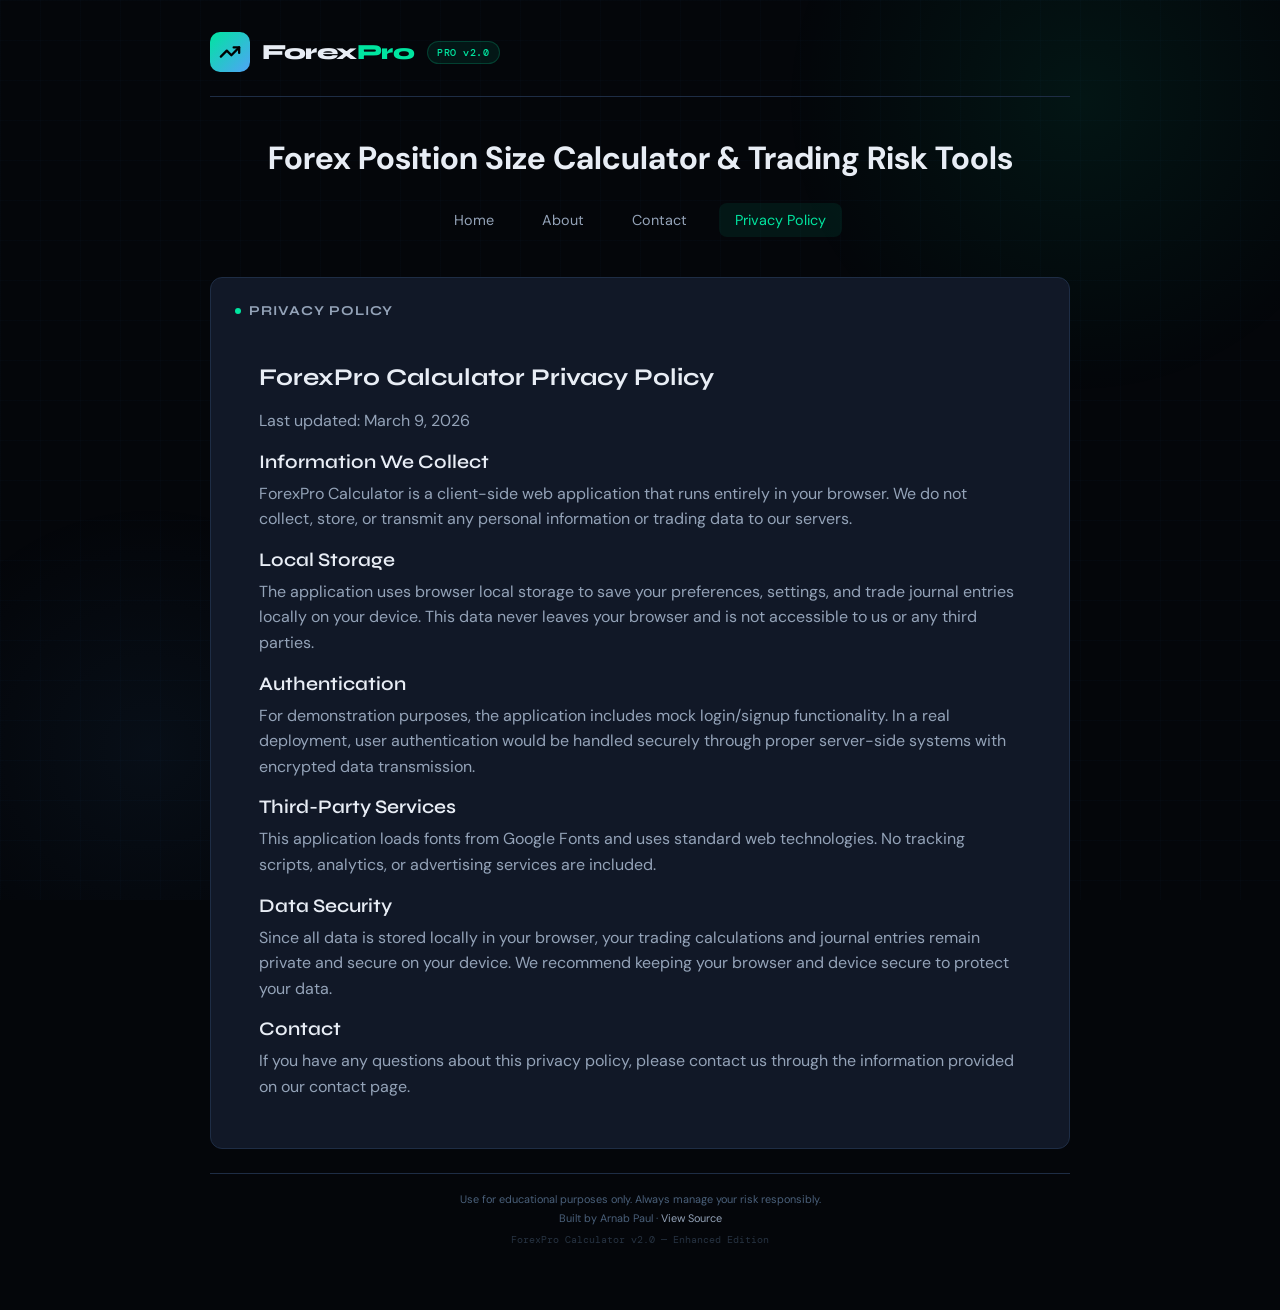
<file: privacy.html>
<!DOCTYPE html>
<html lang="en">
<head>
<meta charset="UTF-8"/>
<meta name="viewport" content="width=device-width, initial-scale=1.0"/>
<title>Privacy Policy - ForexPro Calculator</title>
<meta name="description" content="Privacy policy for ForexPro Calculator. Learn how we handle your data and protect your privacy."/>
<link rel="canonical" href="https://forex-position-size-calculator-rust.vercel.app/privacy"/>
<meta property="og:title" content="Privacy Policy - Forex Position Size Calculator">
<meta property="og:description" content="Privacy policy for ForexPro Calculator. Learn how we handle your data and protect your privacy.">
<meta property="og:type" content="website">
<meta property="og:url" content="https://forex-position-size-calculator-rust.vercel.app/privacy">
<link rel="preconnect" href="https://fonts.googleapis.com"/>
<link href="https://fonts.googleapis.com/css2?family=DM+Mono:wght@400;500&family=Syne:wght@400;600;700;800&family=DM+Sans:wght@300;400;500;600&display=swap" rel="stylesheet"/>
<link rel="stylesheet" href="index.css"/>
<!-- Google tag (gtag.js) -->
<script async src="https://www.googletagmanager.com/gtag/js?id=G-1H4RJPQE2P"></script>
<script>
  window.dataLayer = window.dataLayer || [];
  function gtag(){dataLayer.push(arguments);}
  gtag('js', new Date());

  gtag('config', 'G-1H4RJPQE2P');
</script>
</head>
<body>
<div class="ambience"><div class="amb-1"></div><div class="amb-2"></div></div>

<div class="shell">
  <header>
    <div class="logo-block">
      <div class="logo-icon">
        <svg viewBox="0 0 24 24" fill="none" stroke="currentColor" stroke-width="2.5" stroke-linecap="round" stroke-linejoin="round">
          <polyline points="22 7 13.5 15.5 8.5 10.5 2 17"/>
          <polyline points="16 7 22 7 22 13"/>
        </svg>
      </div>
      <div>
        <div class="brand-name">Forex<span>Pro</span></div>
      </div>
      <span class="header-badge">PRO v2.0</span>
    </div>
  </header>

  <h1 style="text-align:center;margin-top:1rem;">Forex Position Size Calculator & Trading Risk Tools</h1>

  <nav class="main-nav">
    <a href="index.html" class="nav-link">Home</a>
    <a href="about.html" class="nav-link">About</a>
    <a href="contact.html" class="nav-link">Contact</a>
    <a href="privacy.html" class="nav-link active">Privacy Policy</a>
  </nav>

  <div class="card">
    <div class="card-header">
      <div class="card-title"><span class="card-title-dot"></span>Privacy Policy</div>
    </div>
    <div style="padding:1.5rem;">
      <h2 style="font-family:'Syne',sans-serif;font-size:1.5rem;font-weight:700;color:var(--text);margin-bottom:1rem;">ForexPro Calculator Privacy Policy</h2>
      <p style="color:var(--text-2);line-height:1.6;margin-bottom:1rem;">
        Last updated: March 9, 2026
      </p>

      <h3 style="font-family:'Syne',sans-serif;font-size:1.2rem;font-weight:600;color:var(--text);margin-bottom:0.5rem;">Information We Collect</h3>
      <p style="color:var(--text-2);line-height:1.6;margin-bottom:1rem;">
        ForexPro Calculator is a client-side web application that runs entirely in your browser. We do not collect, store, or transmit any personal information or trading data to our servers.
      </p>

      <h3 style="font-family:'Syne',sans-serif;font-size:1.2rem;font-weight:600;color:var(--text);margin-bottom:0.5rem;">Local Storage</h3>
      <p style="color:var(--text-2);line-height:1.6;margin-bottom:1rem;">
        The application uses browser local storage to save your preferences, settings, and trade journal entries locally on your device. This data never leaves your browser and is not accessible to us or any third parties.
      </p>

      <h3 style="font-family:'Syne',sans-serif;font-size:1.2rem;font-weight:600;color:var(--text);margin-bottom:0.5rem;">Authentication</h3>
      <p style="color:var(--text-2);line-height:1.6;margin-bottom:1rem;">
        For demonstration purposes, the application includes mock login/signup functionality. In a real deployment, user authentication would be handled securely through proper server-side systems with encrypted data transmission.
      </p>

      <h3 style="font-family:'Syne',sans-serif;font-size:1.2rem;font-weight:600;color:var(--text);margin-bottom:0.5rem;">Third-Party Services</h3>
      <p style="color:var(--text-2);line-height:1.6;margin-bottom:1rem;">
        This application loads fonts from Google Fonts and uses standard web technologies. No tracking scripts, analytics, or advertising services are included.
      </p>

      <h3 style="font-family:'Syne',sans-serif;font-size:1.2rem;font-weight:600;color:var(--text);margin-bottom:0.5rem;">Data Security</h3>
      <p style="color:var(--text-2);line-height:1.6;margin-bottom:1rem;">
        Since all data is stored locally in your browser, your trading calculations and journal entries remain private and secure on your device. We recommend keeping your browser and device secure to protect your data.
      </p>

      <h3 style="font-family:'Syne',sans-serif;font-size:1.2rem;font-weight:600;color:var(--text);margin-bottom:0.5rem;">Contact</h3>
      <p style="color:var(--text-2);line-height:1.6;">
        If you have any questions about this privacy policy, please contact us through the information provided on our contact page.
      </p>
    </div>
  </div>

  <footer>
    <p>Use for educational purposes only. Always manage your risk responsibly.<br>
    Built by Arnab Paul · <a href="https://github.com/paularnab1906-prog/forex-position-size-calculator" target="_blank">View Source</a>
    </p>
    <div class="version">ForexPro Calculator v2.0 — Enhanced Edition</div>
  </footer>
</div>
</body>
</html>
</file>
<file: index.css>
*,*::before,*::after{margin:0;padding:0;box-sizing:border-box}

:root {
  --bg: #04060a;
  --bg2: #080c14;
  --surface: #0d1220;
  --card: #111827;
  --card2: #141e30;
  --border: #1e2d45;
  --border2: #243452;
  --text: #e8edf5;
  --text-2: #94a3b8;
  --text-3: #4a607a;
  --green: #00e5a0;
  --green-dim: rgba(0,229,160,.08);
  --green-mid: rgba(0,229,160,.18);
  --red: #ff4d6d;
  --red-dim: rgba(255,77,109,.08);
  --gold: #f5c542;
  --gold-dim: rgba(245,197,66,.1);
  --blue: #4fa3f7;
  --blue-dim: rgba(79,163,247,.09);
  --purple: #b57bee;
  --r: 12px;
  --rs: 8px;
}

html { font-size:16px; -webkit-font-smoothing:antialiased; }
body {
  font-family:'DM Sans',sans-serif;
  background: var(--bg);
  color: var(--text);
  min-height:100dvh;
  overflow-x:hidden;
}

/* ─── GRID NOISE BACKGROUND ─────────────────────── */
body::before {
  content:'';
  position:fixed;inset:0;z-index:0;pointer-events:none;
  background-image:
    linear-gradient(rgba(79,163,247,.025) 1px, transparent 1px),
    linear-gradient(90deg, rgba(79,163,247,.025) 1px, transparent 1px);
  background-size: 40px 40px;
}

/* ─── AMBIENT GLOW ───────────────────────────────── */
.ambience {
  position:fixed;top:0;left:0;width:100%;height:100%;pointer-events:none;z-index:0;overflow:hidden;
}
.amb-1 {
  position:absolute;width:600px;height:600px;border-radius:50%;
  background: radial-gradient(circle, rgba(0,229,160,.07) 0%, transparent 70%);
  top:-200px;right:-100px;
}
.amb-2 {
  position:absolute;width:500px;height:500px;border-radius:50%;
  background: radial-gradient(circle, rgba(79,163,247,.06) 0%, transparent 70%);
  bottom:-100px;left:-100px;
}

/* ─── LAYOUT ────────────────────────────────────── */
.shell {
  position:relative;z-index:1;
  max-width: 900px;
  margin: 0 auto;
  padding: 2rem 1.25rem 4rem;
  display: flex;
  flex-direction: column;
  gap: 1.5rem;
}

/* ─── HEADER ─────────────────────────────────────── */
header {
  display:flex;align-items:center;justify-content:space-between;gap:1rem;
  padding-bottom: 1.5rem;
  border-bottom: 1px solid var(--border);
}
.logo-block { display:flex;align-items:center;gap:.75rem; }
.logo-icon {
  width:40px;height:40px;border-radius:10px;
  background: linear-gradient(135deg,#00e5a0,#4fa3f7);
  display:flex;align-items:center;justify-content:center;
  flex-shrink:0;
}
.logo-icon svg { width:22px;height:22px;color:#000; }
.brand-name {
  font-family:'Syne',sans-serif;
  font-size:1.35rem;font-weight:800;letter-spacing:-.02em;
  color:var(--text);
}
.brand-name span { color:var(--green); }
.header-badge {
  font-family:'DM Mono',monospace;
  font-size:.62rem;font-weight:500;
  color:var(--green);background:var(--green-dim);
  border:1px solid rgba(0,229,160,.2);
  padding:.25rem .6rem;border-radius:20px;letter-spacing:.05em;
}
.header-meta {
  display:flex;align-items:center;gap:.75rem;
}
.live-dot {
  display:flex;align-items:center;gap:.35rem;
  font-size:.7rem;color:var(--text-2);font-family:'DM Mono',monospace;
}
.live-dot::before {
  content:'';width:6px;height:6px;border-radius:50%;background:var(--green);
  animation: pulse 2s infinite;
}
@keyframes pulse {
  0%,100%{opacity:1;box-shadow:0 0 0 0 rgba(0,229,160,.4)}
  50%{opacity:.7;box-shadow:0 0 0 4px rgba(0,229,160,0)}
}

/* ─── AUTH BUTTONS ───────────────────────────────── */
.auth-buttons {
  display: flex;
  gap: .5rem;
}
.auth-buttons button {
  background: transparent;
  border: 1px solid var(--green);
  color: var(--green);
  padding: .5rem 1rem;
  border-radius: var(--rs);
  font-family: 'DM Sans', sans-serif;
  font-size: .82rem;
  font-weight: 500;
  cursor: pointer;
  transition: all .2s;
}
.auth-buttons button:hover {
  background: var(--green-dim);
  color: var(--text);
}

/* ─── NAVIGATION ─────────────────────────────────── */
.main-nav {
  display:flex;gap:1rem;justify-content:center;
  margin-bottom:1rem;
}
.nav-link {
  color:var(--text-2);text-decoration:none;font-size:.9rem;
  padding:.5rem 1rem;border-radius:var(--rs);
  transition:color .2s, background .2s;
}
.nav-link:hover, .nav-link.active {
  color:var(--green);background:var(--green-dim);
}

/* ─── CALCULATOR DESCRIPTION ─────────────────────── */
.calculator-description {
  background:var(--surface);border:1px solid var(--border);
  border-radius:var(--r);padding:1.5rem;margin-bottom:1rem;
}
.calculator-description h2 {
  font-family:'Syne',sans-serif;font-size:1.1rem;font-weight:700;
  color:var(--text);margin-bottom:.5rem;
}
.calculator-description p {
  color:var(--text-2);line-height:1.6;
}

/* ─── TABS ───────────────────────────────────────── */
.tabs {
  display:flex;gap:.5rem;
  background:var(--surface);
  border:1px solid var(--border);
  border-radius:var(--r);
  padding:.35rem;
  overflow-x:auto;
}
.tab-btn {
  flex:1;padding:.6rem;border:none;
  background:transparent;color:var(--text-2);
  font-family:'DM Sans',sans-serif;font-size:.82rem;font-weight:500;
  border-radius:8px;cursor:pointer;
  transition:all .2s;display:flex;align-items:center;justify-content:center;gap:.4rem;
  white-space:nowrap;
}
.tab-btn svg { width:14px;height:14px;flex-shrink:0; }
.tab-btn.active {
  background:var(--card2);color:var(--text);
  box-shadow:0 2px 12px rgba(0,0,0,.4);
}
.tab-btn.active .tab-indicator { color:var(--green); }

.tab-panel { display:none; }
.tab-panel.active { display:block; }

/* ─── CARD ───────────────────────────────────────── */
.card {
  background:var(--card);
  border:1px solid var(--border);
  border-radius:var(--r);
  padding:1.5rem;
}
.card-header {
  display:flex;align-items:center;justify-content:space-between;
  margin-bottom:1.25rem;
}
.card-title {
  font-family:'Syne',sans-serif;font-size:.85rem;font-weight:700;
  color:var(--text-2);text-transform:uppercase;letter-spacing:.08em;
  display:flex;align-items:center;gap:.5rem;
}
.card-title-dot {
  width:6px;height:6px;border-radius:50%;background:var(--green);
}

/* ─── FORM GRID ──────────────────────────────────── */
.form-grid { display:grid;grid-template-columns:1fr 1fr 1fr;gap:1rem; }
.form-grid-2 { grid-template-columns:1fr 1fr; }
.form-full { grid-column:1/-1; }

.field { display:flex;flex-direction:column;gap:.4rem; }
.field label {
  font-size:.68rem;font-weight:600;color:var(--text-3);
  text-transform:uppercase;letter-spacing:.07em;font-family:'DM Mono',monospace;
}

.input-wrap {
  display:flex;align-items:center;
  background:var(--surface);border:1px solid var(--border);
  border-radius:var(--rs);padding:0 .75rem;
  transition:border-color .2s,box-shadow .2s;
}
.input-wrap:focus-within {
  border-color:var(--green);
  box-shadow:0 0 0 3px rgba(0,229,160,.1);
}
.input-wrap input {
  flex:1;background:transparent;border:none;outline:none;
  color:var(--text);font-family:'DM Mono',monospace;font-size:.9rem;font-weight:500;
  padding:.65rem .3rem;width:100%;
  -moz-appearance:textfield;
}
.input-wrap input::-webkit-outer-spin-button,
.input-wrap input::-webkit-inner-spin-button { -webkit-appearance:none; }
.input-wrap input::placeholder { color:var(--text-3); }
.pfx,.sfx {
  font-size:.72rem;font-weight:600;color:var(--text-3);
  font-family:'DM Mono',monospace;white-space:nowrap;user-select:none;
}
.pfx { padding-right:.25rem; }
.sfx { padding-left:.25rem; }

.field-error {
  font-size:.65rem;color:var(--red);font-weight:500;
  display:none;margin-top:.1rem;
}
.field-error.show { display:block; }

/* ─── PAIR SELECTOR ──────────────────────────────── */
.pair-sel { position:relative; }
.pair-sel-wrap {
  display:flex;align-items:center;gap:.5rem;cursor:pointer;
  background:var(--surface);border:1px solid var(--border);
  border-radius:var(--rs);padding:.6rem .75rem;
  transition:border-color .2s,box-shadow .2s;
}
.pair-sel-wrap:focus-within,
.pair-sel.open .pair-sel-wrap {
  border-color:var(--green);
  box-shadow:0 0 0 3px rgba(0,229,160,.1);
}
.pair-badge {
  font-family:'DM Mono',monospace;font-size:.72rem;font-weight:500;
  color:var(--green);background:var(--green-dim);
  border:1px solid rgba(0,229,160,.2);
  padding:.15rem .5rem;border-radius:5px;white-space:nowrap;flex-shrink:0;
}
.pair-input {
  flex:1;background:transparent;border:none;outline:none;
  color:var(--text);font-family:'DM Sans',sans-serif;font-size:.88rem;
  padding:.1rem;width:0;
}
.pair-input::placeholder { color:var(--text-3); }
.pair-chevron { color:var(--text-3);transition:transform .2s;flex-shrink:0; }
.pair-sel.open .pair-chevron { transform:rotate(180deg); }

.pair-dropdown {
  position:absolute;top:calc(100% + 4px);left:0;right:0;z-index:200;
  background:var(--card2);border:1px solid var(--border2);
  border-radius:var(--rs);
  max-height:0;overflow:hidden;opacity:0;
  transition:max-height .3s ease, opacity .2s ease;
  box-shadow:0 16px 40px rgba(0,0,0,.6);
}
.pair-sel.open .pair-dropdown {
  max-height:280px;opacity:1;overflow-y:auto;
}
.pair-dropdown::-webkit-scrollbar { width:4px; }
.pair-dropdown::-webkit-scrollbar-thumb { background:var(--border2);border-radius:2px; }
.pair-group-hdr {
  padding:.4rem .75rem .2rem;font-size:.6rem;font-weight:700;
  color:var(--text-3);text-transform:uppercase;letter-spacing:.1em;
  position:sticky;top:0;background:var(--card2);font-family:'DM Mono',monospace;
}
.pair-opt {
  display:flex;align-items:center;justify-content:space-between;
  padding:.45rem .75rem;font-size:.82rem;font-weight:500;cursor:pointer;
  transition:background .12s;color:var(--text-2);
}
.pair-opt:hover { background:var(--surface);color:var(--text); }
.pair-opt.active { background:var(--green-dim);color:var(--green); }
.pair-tag { font-size:.58rem;color:var(--text-3);font-family:'DM Mono',monospace; }
.no-results { padding:.75rem;text-align:center;font-size:.78rem;color:var(--text-3); }

/* ─── DIVIDER ────────────────────────────────────── */
.section-sep {
  display:flex;align-items:center;gap:.6rem;
  font-size:.65rem;font-weight:700;color:var(--text-3);
  text-transform:uppercase;letter-spacing:.1em;font-family:'DM Mono',monospace;
  margin:1.25rem 0 .75rem;
}
.section-sep::before,.section-sep::after {
  content:'';flex:1;height:1px;background:var(--border);
}

/* ─── DIRECTION TOGGLE ───────────────────────────── */
.direction-toggle {
  display:grid;grid-template-columns:1fr 1fr;gap:.35rem;
}
.dir-btn {
  padding:.55rem;border:1px solid var(--border);
  background:transparent;border-radius:var(--rs);
  font-family:'DM Sans',sans-serif;font-size:.8rem;font-weight:600;
  cursor:pointer;transition:all .2s;color:var(--text-2);
  display:flex;align-items:center;justify-content:center;gap:.4rem;
}
.dir-btn.buy.active {
  background:var(--green-dim);border-color:var(--green);color:var(--green);
}
.dir-btn.sell.active {
  background:var(--red-dim);border-color:var(--red);color:var(--red);
}

/* ─── ACTION BUTTONS ─────────────────────────────── */
.btn-row { display:flex;gap:.75rem;margin-top:1.5rem; }
.btn-calc {
  flex:1;display:flex;align-items:center;justify-content:center;gap:.5rem;
  padding:.8rem;background:var(--green);border:none;border-radius:var(--rs);
  font-family:'Syne',sans-serif;font-size:.88rem;font-weight:700;
  color:#000;cursor:pointer;
  transition:transform .15s,box-shadow .2s,filter .2s;
  box-shadow:0 4px 24px rgba(0,229,160,.25);
  letter-spacing:.02em;
}
.btn-calc:hover { transform:translateY(-2px);box-shadow:0 8px 32px rgba(0,229,160,.35);filter:brightness(1.05); }
.btn-calc:active { transform:translateY(0); }
.btn-reset {
  display:flex;align-items:center;justify-content:center;gap:.4rem;
  padding:.8rem 1.1rem;background:transparent;
  border:1px solid var(--border);border-radius:var(--rs);
  font-family:'DM Sans',sans-serif;font-size:.82rem;font-weight:500;
  color:var(--text-2);cursor:pointer;transition:all .2s;
}
.btn-reset:hover { border-color:var(--text-2);color:var(--text); }

/* ─── RESULTS ────────────────────────────────────── */
#results {
  overflow:hidden;max-height:0;opacity:0;
  transition:max-height .5s ease, opacity .4s ease;
}
#results.show { max-height:2000px;opacity:1; }

.results-grid {
  display:grid;grid-template-columns:repeat(3,1fr);gap:.75rem;
  margin-bottom:.75rem;
}
.stat-card {
  background:var(--surface);border:1px solid var(--border);
  border-radius:var(--rs);padding:.9rem;
  display:flex;flex-direction:column;gap:.35rem;
  transition:transform .2s,box-shadow .2s;position:relative;overflow:hidden;
}
.stat-card::before {
  content:'';position:absolute;top:0;left:0;right:0;height:2px;
}
.stat-card.green::before { background:var(--green); }
.stat-card.red::before { background:var(--red); }
.stat-card.gold::before { background:var(--gold); }
.stat-card.blue::before { background:var(--blue); }
.stat-card.purple::before { background:var(--purple); }
.stat-card:hover { transform:translateY(-2px);box-shadow:0 8px 24px rgba(0,0,0,.3); }
.stat-label {
  font-size:.62rem;font-weight:600;color:var(--text-3);
  text-transform:uppercase;letter-spacing:.08em;font-family:'DM Mono',monospace;
}
.stat-value {
  font-family:'DM Mono',monospace;font-size:1.15rem;font-weight:500;
  transition:transform .25s ease, opacity .25s ease;
}
.stat-card.green .stat-value { color:var(--green); }
.stat-card.red .stat-value { color:var(--red); }
.stat-card.gold .stat-value { color:var(--gold); }
.stat-card.blue .stat-value { color:var(--blue); }
.stat-card.purple .stat-value { color:var(--purple); }

/* ─── LOT SIZE BIG DISPLAY ───────────────────────── */
.lot-hero {
  background:var(--surface);border:1px solid var(--border);
  border-radius:var(--rs);padding:1.25rem 1.5rem;
  display:flex;align-items:center;justify-content:space-between;
  gap:1rem;margin-bottom:.75rem;
  position:relative;overflow:hidden;
}
.lot-hero::before {
  content:'';position:absolute;inset:0;
  background:linear-gradient(90deg, var(--green-dim) 0%, transparent 60%);
  pointer-events:none;
}
.lot-label-col .main-label {
  font-size:.65rem;font-weight:700;color:var(--text-3);
  text-transform:uppercase;letter-spacing:.1em;font-family:'DM Mono',monospace;
}
.lot-num {
  font-family:'Syne',sans-serif;font-size:2.4rem;font-weight:800;
  color:var(--green);letter-spacing:-.03em;line-height:1;
  transition:transform .25s ease,opacity .25s ease;
}
.lot-sub {
  font-size:.7rem;color:var(--text-2);margin-top:.25rem;font-family:'DM Mono',monospace;
}
.lot-actions { display:flex;flex-direction:column;gap:.4rem;flex-shrink:0; }
.btn-copy-lot,.btn-copy-setup {
  display:flex;align-items:center;gap:.35rem;
  padding:.5rem .9rem;border-radius:var(--rs);
  font-family:'DM Sans',sans-serif;font-size:.72rem;font-weight:600;cursor:pointer;
  transition:all .2s;white-space:nowrap;
}
.btn-copy-lot {
  background:var(--green);color:#000;border:none;
  box-shadow:0 2px 12px rgba(0,229,160,.2);
}
.btn-copy-lot:hover { filter:brightness(1.08); }
.btn-copy-lot.copied { background:var(--card2);color:var(--green);border:1px solid var(--green); }
.btn-copy-setup {
  background:transparent;color:var(--text-2);border:1px solid var(--border);
}
.btn-copy-setup:hover { border-color:var(--text-2);color:var(--text); }
.btn-copy-setup.copied { border-color:var(--green);color:var(--green);background:var(--green-dim); }

/* ─── RR METER ───────────────────────────────────── */
.rr-meter-wrap {
  background:var(--surface);border:1px solid var(--border);
  border-radius:var(--rs);padding:1rem 1.25rem;margin-bottom:.75rem;
}
.rr-header { display:flex;justify-content:space-between;align-items:center;margin-bottom:.6rem; }
.rr-title { font-size:.65rem;font-weight:700;color:var(--text-3);text-transform:uppercase;letter-spacing:.1em;font-family:'DM Mono',monospace; }
.rr-label { font-family:'DM Mono',monospace;font-size:.9rem;font-weight:500;color:var(--text);transition:all .25s; }
.meter-track {
  height:6px;background:var(--border);border-radius:3px;overflow:hidden;position:relative;
}
.meter-fill {
  height:100%;border-radius:3px;
  transition:width .5s cubic-bezier(.4,0,.2,1),background .3s;
  background: linear-gradient(90deg, var(--red), var(--gold), var(--green));
}
.rr-ticks {
  display:flex;justify-content:space-between;
  margin-top:.35rem;font-size:.6rem;color:var(--text-3);font-family:'DM Mono',monospace;
}

/* ─── SUMMARY TABLE ──────────────────────────────── */
.summary-tbl { width:100%;border-collapse:collapse; }
.summary-tbl tr { border-bottom:1px solid var(--border); }
.summary-tbl tr:last-child { border-bottom:none; }
.summary-tbl td {
  padding:.5rem .25rem;font-size:.78rem;
}
.summary-tbl td:first-child { color:var(--text-3);font-weight:500;width:45%; }
.summary-tbl td:last-child { color:var(--text);font-weight:600;text-align:right;font-family:'DM Mono',monospace; }

/* ─── RISK WARNING ───────────────────────────────── */
.risk-warn {
  display:flex;align-items:flex-start;gap:.6rem;
  padding:.7rem 1rem;
  background:var(--gold-dim);border:1px solid rgba(245,197,66,.15);
  border-radius:var(--rs);margin-top:.75rem;
}
.risk-warn svg { color:var(--gold);flex-shrink:0;margin-top:.1rem; }
.risk-warn p { font-size:.68rem;color:var(--gold);line-height:1.5;font-weight:500; }

/* ─── TRADE JOURNAL ──────────────────────────────── */
.journal-empty {
  text-align:center;padding:3rem 1.5rem;color:var(--text-3);
}
.journal-empty svg { width:40px;height:40px;margin:0 auto 1rem;opacity:.4; }
.journal-empty p { font-size:.82rem; }
.journal-list { display:flex;flex-direction:column;gap:.6rem; }
.journal-item {
  background:var(--surface);border:1px solid var(--border);
  border-radius:var(--rs);padding:.9rem 1rem;
  display:flex;align-items:center;justify-content:space-between;gap:.75rem;
  cursor:pointer;transition:border-color .2s;
}
.journal-item:hover { border-color:var(--border2); }
.journal-item.buy-item { border-left:3px solid var(--green); }
.journal-item.sell-item { border-left:3px solid var(--red); }
.j-pair {
  font-family:'DM Mono',monospace;font-size:.82rem;font-weight:500;color:var(--text);
  min-width:70px;
}
.j-dir {
  font-size:.62rem;font-weight:700;padding:.2rem .5rem;border-radius:4px;
  font-family:'DM Mono',monospace;flex-shrink:0;
}
.j-dir.buy { background:var(--green-dim);color:var(--green);border:1px solid rgba(0,229,160,.2); }
.j-dir.sell { background:var(--red-dim);color:var(--red);border:1px solid rgba(255,77,109,.2); }
.j-detail { flex:1;display:flex;flex-direction:column;gap:.15rem; }
.j-detail-row { display:flex;gap:.75rem;font-size:.7rem;color:var(--text-2);font-family:'DM Mono',monospace; }
.j-lot { font-family:'DM Mono',monospace;font-size:.88rem;font-weight:500;color:var(--blue);flex-shrink:0; }
.j-profit { font-family:'DM Mono',monospace;font-size:.82rem;font-weight:600;flex-shrink:0; }
.j-profit.pos { color:var(--green); }
.j-profit.neg { color:var(--red); }
.j-delete {
  background:none;border:none;color:var(--text-3);cursor:pointer;
  padding:.25rem;border-radius:4px;transition:color .15s;flex-shrink:0;
}
.j-delete:hover { color:var(--red); }
.journal-actions {
  display:flex;align-items:center;justify-content:space-between;
  margin-bottom:1rem;
}
.journal-stat-strip {
  display:grid;grid-template-columns:repeat(4,1fr);gap:.75rem;margin-bottom:1rem;
}
.jstat {
  background:var(--surface);border:1px solid var(--border);
  border-radius:var(--rs);padding:.75rem;text-align:center;
}
.jstat .jstat-val {
  font-family:'DM Mono',monospace;font-size:1rem;font-weight:500;color:var(--text);
}
.jstat .jstat-label { font-size:.6rem;color:var(--text-3);text-transform:uppercase;letter-spacing:.07em;margin-top:.2rem;font-family:'DM Mono',monospace; }
.btn-add-trade {
  display:flex;align-items:center;gap:.35rem;
  padding:.55rem 1rem;background:var(--green);color:#000;border:none;
  border-radius:var(--rs);font-family:'DM Sans',sans-serif;font-size:.78rem;font-weight:700;
  cursor:pointer;transition:all .2s;
}
.btn-add-trade:hover { filter:brightness(1.08); }
.btn-clear-journal {
  font-size:.72rem;color:var(--text-3);background:none;border:none;cursor:pointer;
  font-family:'DM Sans',sans-serif;transition:color .15s;
}
.btn-clear-journal:hover { color:var(--red); }

/* ─── SETTINGS ───────────────────────────────────── */
.settings-section { margin-bottom:1.5rem; }
.settings-label {
  font-size:.65rem;font-weight:700;color:var(--text-3);
  text-transform:uppercase;letter-spacing:.1em;font-family:'DM Mono',monospace;
  margin-bottom:.75rem;display:flex;align-items:center;gap:.5rem;
}
.settings-label::after { content:'';flex:1;height:1px;background:var(--border); }
.toggle-row {
  display:flex;align-items:center;justify-content:space-between;
  padding:.75rem 0;border-bottom:1px solid var(--border);
}
.toggle-row:last-child { border-bottom:none; }
.toggle-info { display:flex;flex-direction:column;gap:.2rem; }
.toggle-title { font-size:.82rem;font-weight:500;color:var(--text); }
.toggle-desc { font-size:.68rem;color:var(--text-3); }
.toggle {
  position:relative;width:40px;height:22px;flex-shrink:0;
}
.toggle input { opacity:0;width:0;height:0; }
.toggle-slider {
  position:absolute;inset:0;border-radius:11px;
  background:var(--border2);cursor:pointer;
  transition:background .25s;
}
.toggle-slider::before {
  content:'';position:absolute;
  width:16px;height:16px;border-radius:50%;background:#fff;
  top:3px;left:3px;transition:transform .25s;
}
.toggle input:checked + .toggle-slider { background:var(--green); }
.toggle input:checked + .toggle-slider::before { transform:translateX(18px); }

.preset-grid { display:grid;grid-template-columns:repeat(3,1fr);gap:.5rem; }
.preset-btn {
  padding:.55rem .5rem;background:var(--surface);border:1px solid var(--border);
  border-radius:var(--rs);font-family:'DM Mono',monospace;font-size:.75rem;
  color:var(--text-2);cursor:pointer;text-align:center;transition:all .2s;
}
.preset-btn:hover { border-color:var(--green);color:var(--green); }
.preset-btn.active { background:var(--green-dim);border-color:var(--green);color:var(--green); }
.account-currency-grid { display:grid;grid-template-columns:repeat(4,1fr);gap:.5rem; }
.accy-btn {
  padding:.5rem;background:var(--surface);border:1px solid var(--border);
  border-radius:var(--rs);font-family:'DM Mono',monospace;font-size:.72rem;
  color:var(--text-2);cursor:pointer;text-align:center;transition:all .2s;
}
.accy-btn:hover { border-color:var(--blue);color:var(--blue); }
.accy-btn.active { background:var(--blue-dim);border-color:var(--blue);color:var(--blue); }

/* ─── MODAL ──────────────────────────────────────── */
.modal {
  display:flex;align-items:center;justify-content:center;
  position:fixed;inset:0;z-index:1000;
  background:rgba(0,0,0,.8);
}
.modal-content {
  background:var(--card);border:1px solid var(--border);
  border-radius:var(--r);padding:2rem;max-width:400px;width:90%;
  position:relative;
}
.modal-content h2 {
  font-family:'Syne',sans-serif;font-size:1.2rem;font-weight:700;
  color:var(--text);margin-bottom:1rem;
}
.close {
  position:absolute;top:1rem;right:1rem;
  font-size:1.5rem;color:var(--text-3);cursor:pointer;
  transition:color .2s;
}
.close:hover { color:var(--red); }

/* ─── FOOTER ─────────────────────────────────────── */
footer {
  text-align:center;padding-top:1rem;
  border-top:1px solid var(--border);
}
footer p { font-size:.68rem;color:var(--text-3);line-height:1.8; }
footer a { color:var(--text-2);text-decoration:none;transition:color .15s; }
footer a:hover { color:var(--green); }
.version { font-family:'DM Mono',monospace;font-size:.6rem;color:var(--text-3);opacity:.5;margin-top:.25rem; }

/* ─── RESPONSIVE ─────────────────────────────────── */
@media(max-width:640px){
  .form-grid,.form-grid-2 { grid-template-columns:1fr; }
  .results-grid { grid-template-columns:1fr 1fr; }
  .journal-stat-strip { grid-template-columns:1fr 1fr; }
  .lot-hero { flex-direction:column;text-align:center; }
  .lot-actions { flex-direction:row;justify-content:center; }
  header { flex-wrap:wrap; }
  .tabs { flex-wrap:wrap; }
}
@media(max-width:400px){
  .results-grid { grid-template-columns:1fr; }
  .preset-grid { grid-template-columns:1fr 1fr; }
}

/* ─── ANIMATIONS ─────────────────────────────────── */
@keyframes fadeUp {
  from { opacity:0;transform:translateY(12px); }
  to   { opacity:1;transform:translateY(0); }
}
.shell > * { animation:fadeUp .4s ease both; }
.shell > *:nth-child(1){animation-delay:.05s}
.shell > *:nth-child(2){animation-delay:.10s}
.shell > *:nth-child(3){animation-delay:.15s}
.shell > *:nth-child(4){animation-delay:.20s}
</file>
